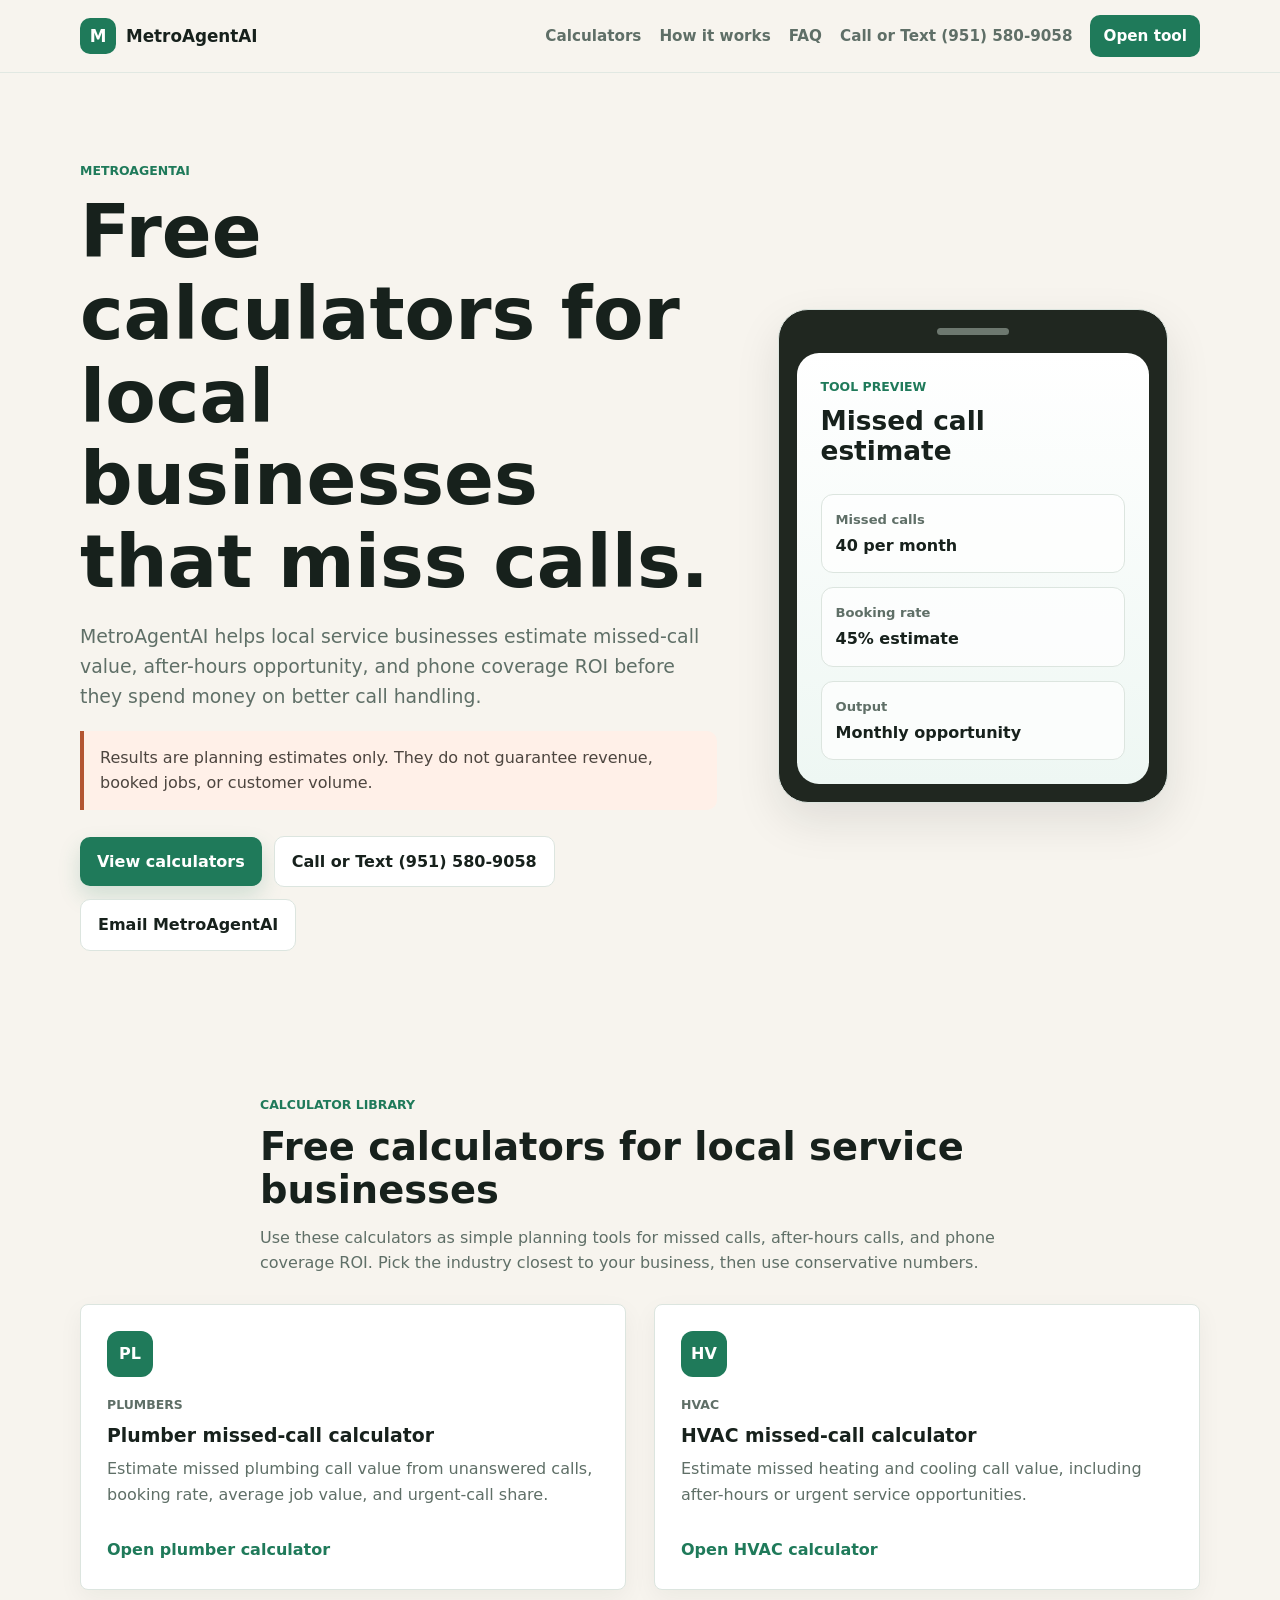
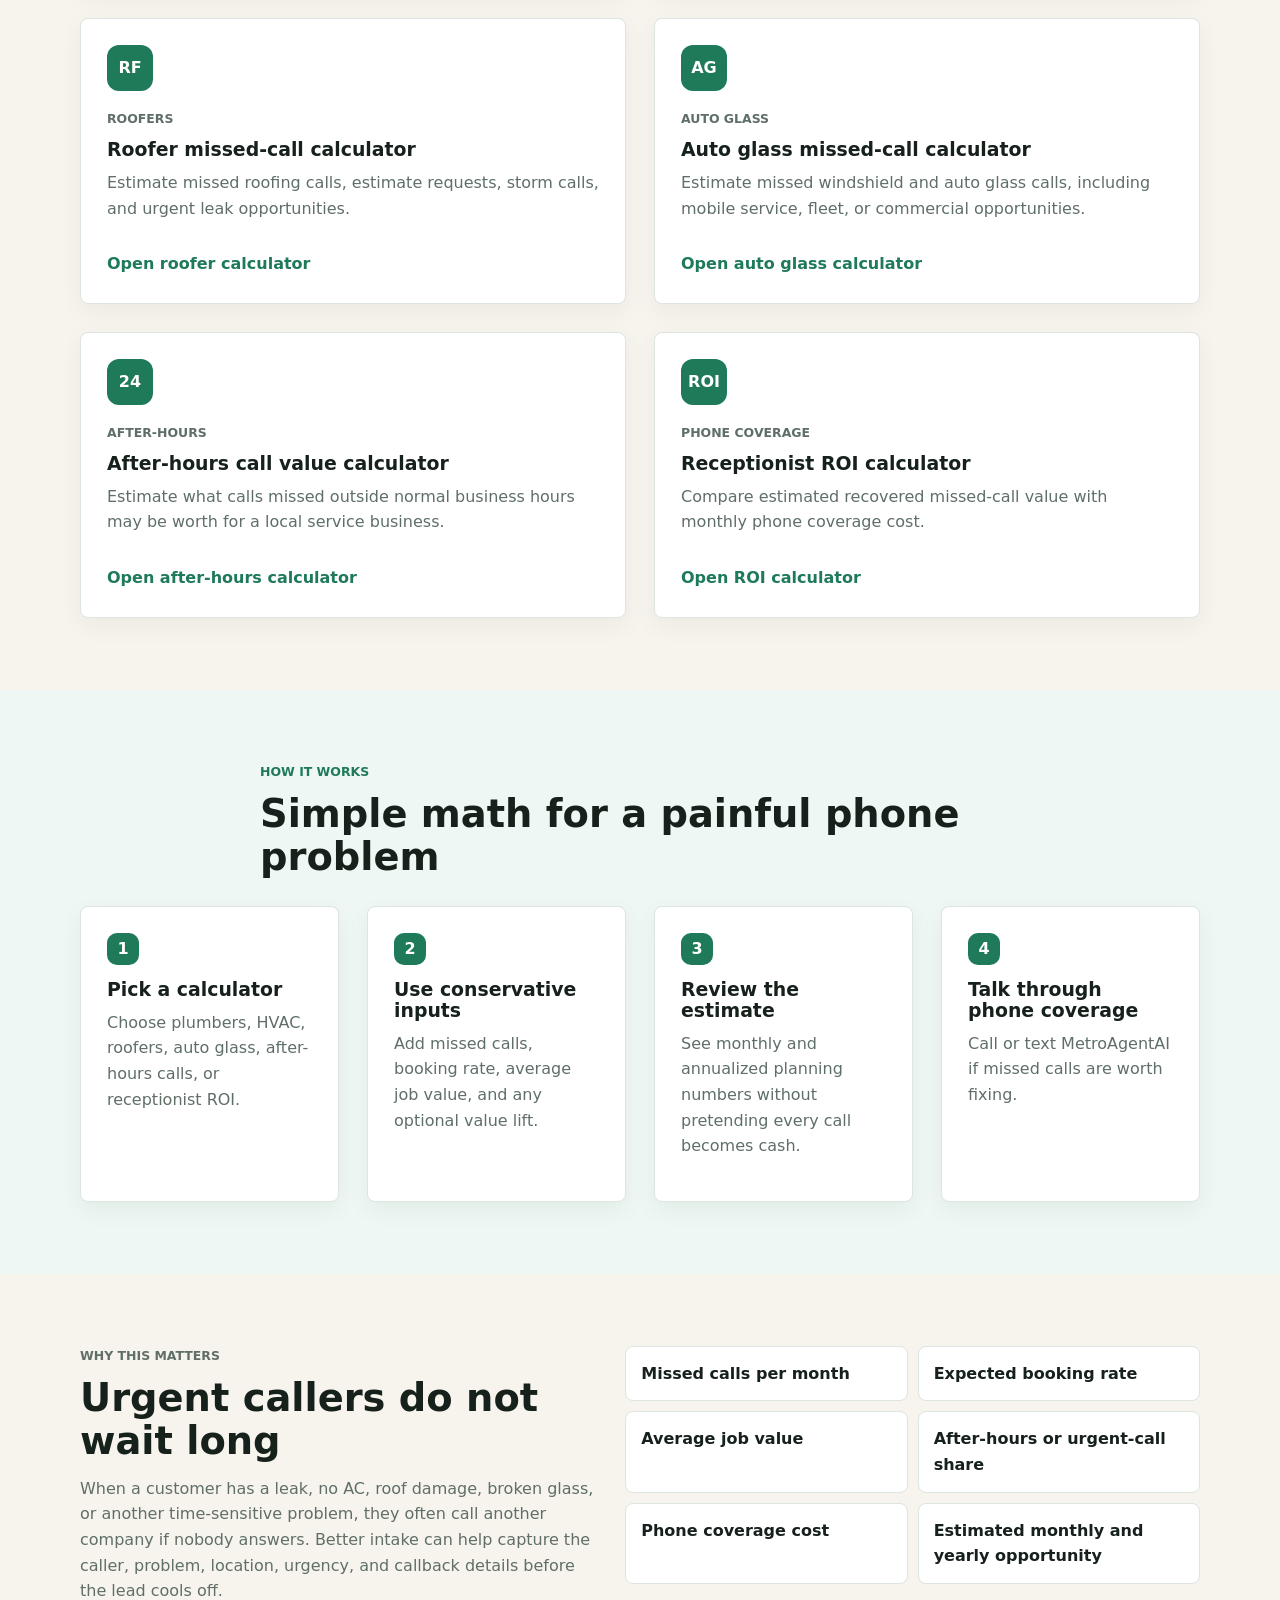
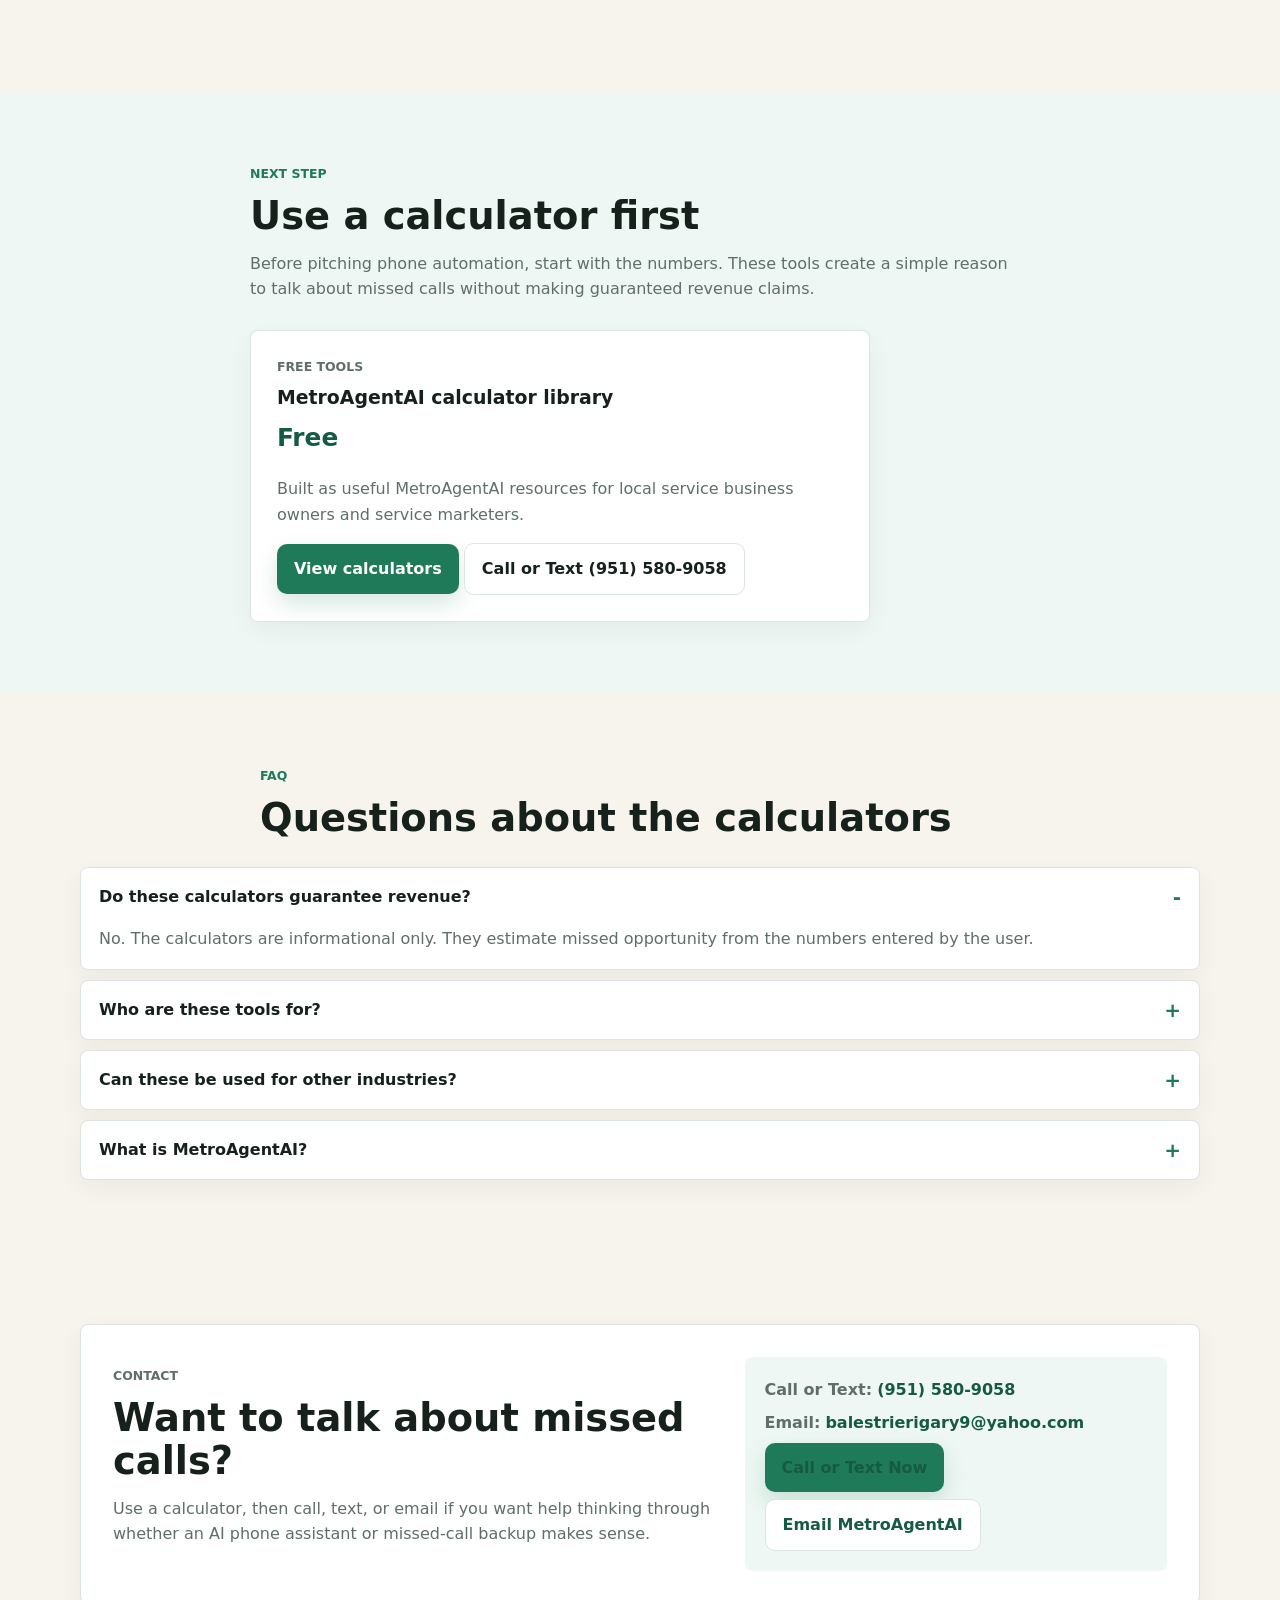
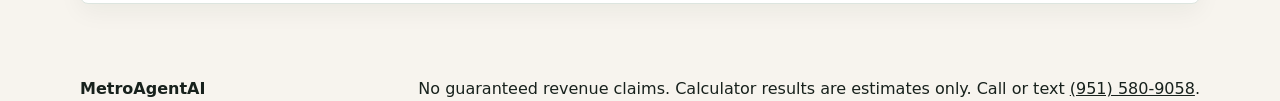
<file: index.html>
<!doctype html>
<html lang="en">
  <head>
    <meta charset="UTF-8" />
    <meta name="viewport" content="width=device-width, initial-scale=1.0" />
    <meta name="google-site-verification" content="1sOBNanldKlIDOAeCMrAs3oeqtF4_8YgE6o-KwEcFaE" />
    <meta
      name="description"
      content="MetroAgentAI provides practical missed-call and ROI calculators for local service businesses. Call or text (951) 580-9058."
    />
    <title>MetroAgentAI | Free Calculators for Local Service Businesses</title>
    <link rel="canonical" href="https://www.metroaiagent.com/" />
    <link rel="stylesheet" href="styles.css" />
  </head>
  <body>
    <header class="site-header">
      <nav class="nav container" aria-label="Main navigation">
        <a class="brand" href="/" aria-label="MetroAgentAI home">
          <span class="brand-mark">M</span>
          <span>MetroAgentAI</span>
        </a>
        <div class="nav-links">
          <a href="#calculators">Calculators</a>
          <a href="#how-it-works">How it works</a>
          <a href="#faq">FAQ</a>
          <a href="tel:+19515809058">Call or Text (951) 580-9058</a>
          <a class="nav-button" href="/missed-call-calculator-plumbers/">Open tool</a>
        </div>
      </nav>
    </header>

    <main id="top">
      <section class="hero section-pad">
        <div class="container hero-grid">
          <div class="hero-copy">
            <p class="eyebrow">MetroAgentAI</p>
            <h1>Free calculators for local businesses that miss calls.</h1>
            <p class="subheadline">
              MetroAgentAI helps local service businesses estimate missed-call value, after-hours opportunity, and phone coverage ROI before they spend money on better call handling.
            </p>
            <p class="plain-note">
              Results are planning estimates only. They do not guarantee revenue, booked jobs, or customer volume.
            </p>
            <div class="hero-actions" aria-label="Primary actions">
              <a class="button" href="#calculators">View calculators</a>
              <a class="button button-secondary" href="tel:+19515809058">Call or Text (951) 580-9058</a>
              <a class="button button-secondary" href="mailto:balestrierigary9@yahoo.com?subject=MetroAgentAI%20calculator%20site">Email MetroAgentAI</a>
            </div>
          </div>
          <aside class="call-panel" aria-label="Example missed call estimate">
            <div class="phone-shell">
              <div class="phone-top"></div>
              <div class="summary-card">
                <p class="summary-label">Tool preview</p>
                <h2>Missed call estimate</h2>
                <dl>
                  <div>
                    <dt>Missed calls</dt>
                    <dd>40 per month</dd>
                  </div>
                  <div>
                    <dt>Booking rate</dt>
                    <dd>45% estimate</dd>
                  </div>
                  <div>
                    <dt>Output</dt>
                    <dd>Monthly opportunity</dd>
                  </div>
                </dl>
              </div>
            </div>
          </aside>
        </div>
      </section>

      <section class="section" id="calculators">
        <div class="container section-heading">
          <p class="eyebrow">Calculator library</p>
          <h2>Free calculators for local service businesses</h2>
          <p>
            Use these calculators as simple planning tools for missed calls, after-hours calls, and phone coverage ROI. Pick the industry closest to your business, then use conservative numbers.
          </p>
        </div>
        <div class="container demo-grid">
          <article class="demo-card">
            <div class="demo-icon" aria-hidden="true">PL</div>
            <p class="card-label">Plumbers</p>
            <h3>Plumber missed-call calculator</h3>
            <p>Estimate missed plumbing call value from unanswered calls, booking rate, average job value, and urgent-call share.</p>
            <a class="text-link" href="/missed-call-calculator-plumbers/">Open plumber calculator</a>
          </article>
          <article class="demo-card">
            <div class="demo-icon" aria-hidden="true">HV</div>
            <p class="card-label">HVAC</p>
            <h3>HVAC missed-call calculator</h3>
            <p>Estimate missed heating and cooling call value, including after-hours or urgent service opportunities.</p>
            <a class="text-link" href="/missed-call-calculator-hvac/">Open HVAC calculator</a>
          </article>
          <article class="demo-card">
            <div class="demo-icon" aria-hidden="true">RF</div>
            <p class="card-label">Roofers</p>
            <h3>Roofer missed-call calculator</h3>
            <p>Estimate missed roofing calls, estimate requests, storm calls, and urgent leak opportunities.</p>
            <a class="text-link" href="/missed-call-calculator-roofers/">Open roofer calculator</a>
          </article>
          <article class="demo-card">
            <div class="demo-icon" aria-hidden="true">AG</div>
            <p class="card-label">Auto glass</p>
            <h3>Auto glass missed-call calculator</h3>
            <p>Estimate missed windshield and auto glass calls, including mobile service, fleet, or commercial opportunities.</p>
            <a class="text-link" href="/missed-call-calculator-auto-glass/">Open auto glass calculator</a>
          </article>
          <article class="demo-card">
            <div class="demo-icon" aria-hidden="true">24</div>
            <p class="card-label">After-hours</p>
            <h3>After-hours call value calculator</h3>
            <p>Estimate what calls missed outside normal business hours may be worth for a local service business.</p>
            <a class="text-link" href="/after-hours-call-value-calculator/">Open after-hours calculator</a>
          </article>
          <article class="demo-card">
            <div class="demo-icon" aria-hidden="true">ROI</div>
            <p class="card-label">Phone coverage</p>
            <h3>Receptionist ROI calculator</h3>
            <p>Compare estimated recovered missed-call value with monthly phone coverage cost.</p>
            <a class="text-link" href="/receptionist-roi-calculator/">Open ROI calculator</a>
          </article>
        </div>
      </section>

      <section class="section section-muted" id="how-it-works">
        <div class="container section-heading">
          <p class="eyebrow">How it works</p>
          <h2>Simple math for a painful phone problem</h2>
        </div>
        <div class="container steps">
          <article class="step-card">
            <span>1</span>
            <h3>Pick a calculator</h3>
            <p>Choose plumbers, HVAC, roofers, auto glass, after-hours calls, or receptionist ROI.</p>
          </article>
          <article class="step-card">
            <span>2</span>
            <h3>Use conservative inputs</h3>
            <p>Add missed calls, booking rate, average job value, and any optional value lift.</p>
          </article>
          <article class="step-card">
            <span>3</span>
            <h3>Review the estimate</h3>
            <p>See monthly and annualized planning numbers without pretending every call becomes cash.</p>
          </article>
          <article class="step-card">
            <span>4</span>
            <h3>Talk through phone coverage</h3>
            <p>Call or text MetroAgentAI if missed calls are worth fixing.</p>
          </article>
        </div>
      </section>

      <section class="section" id="collect">
        <div class="container split-grid">
          <div>
            <p class="eyebrow">Why this matters</p>
            <h2>Urgent callers do not wait long</h2>
            <p>
              When a customer has a leak, no AC, roof damage, broken glass, or another time-sensitive problem, they often call another company if nobody answers. Better intake can help capture the caller, problem, location, urgency, and callback details before the lead cools off.
            </p>
          </div>
          <ul class="collect-list" aria-label="Calculator inputs">
            <li>Missed calls per month</li>
            <li>Expected booking rate</li>
            <li>Average job value</li>
            <li>After-hours or urgent-call share</li>
            <li>Phone coverage cost</li>
            <li>Estimated monthly and yearly opportunity</li>
          </ul>
        </div>
      </section>

      <section class="section section-muted" id="pricing">
        <div class="container pricing-wrap">
          <div class="section-heading">
            <p class="eyebrow">Next step</p>
            <h2>Use a calculator first</h2>
            <p>
              Before pitching phone automation, start with the numbers. These tools create a simple reason to talk about missed calls without making guaranteed revenue claims.
            </p>
          </div>
          <article class="pricing-card">
            <p class="card-label">Free tools</p>
            <h3>MetroAgentAI calculator library</h3>
            <p class="price"><strong>Free</strong></p>
            <p>
              Built as useful MetroAgentAI resources for local service business owners and service marketers.
            </p>
            <a class="button" href="#calculators">View calculators</a>
            <a class="button button-secondary" href="tel:+19515809058">Call or Text (951) 580-9058</a>
          </article>
        </div>
      </section>

      <section class="section" id="faq">
        <div class="container section-heading">
          <p class="eyebrow">FAQ</p>
          <h2>Questions about the calculators</h2>
        </div>
        <div class="container faq-list">
          <details open>
            <summary>Do these calculators guarantee revenue?</summary>
            <p>No. The calculators are informational only. They estimate missed opportunity from the numbers entered by the user.</p>
          </details>
          <details>
            <summary>Who are these tools for?</summary>
            <p>They are for local service businesses that miss calls while driving, working, sleeping, helping customers, or closing for the day.</p>
          </details>
          <details>
            <summary>Can these be used for other industries?</summary>
            <p>Yes. The same logic can be adapted for junk removal, septic, garage doors, water damage, locksmiths, and other call-driven local services.</p>
          </details>
          <details>
            <summary>What is MetroAgentAI?</summary>
            <p>MetroAgentAI is being built around AI phone assistant and missed-call tools for local service businesses.</p>
          </details>
        </div>
      </section>

      <section class="section" id="contact">
        <div class="container contact-card">
          <div>
            <p class="eyebrow">Contact</p>
            <h2>Want to talk about missed calls?</h2>
            <p>
              Use a calculator, then call, text, or email if you want help thinking through whether an AI phone assistant or missed-call backup makes sense.
            </p>
          </div>
          <div class="contact-details">
            <p><strong>Call or Text:</strong> <a href="tel:+19515809058">(951) 580-9058</a></p>
            <p><strong>Email:</strong> <a href="mailto:balestrierigary9@yahoo.com?subject=MetroAgentAI%20calculator%20site">balestrierigary9@yahoo.com</a></p>
            <a class="button" href="tel:+19515809058">Call or Text Now</a>
            <a class="button button-secondary" href="mailto:balestrierigary9@yahoo.com?subject=MetroAgentAI%20calculator%20site">Email MetroAgentAI</a>
          </div>
        </div>
      </section>
    </main>

    <footer>
      <div class="container footer-grid">
        <strong>MetroAgentAI</strong>
        <span>No guaranteed revenue claims. Calculator results are estimates only. Call or text <a href="tel:+19515809058">(951) 580-9058</a>.</span>
      </div>
    </footer>
  </body>
</html>
</file>
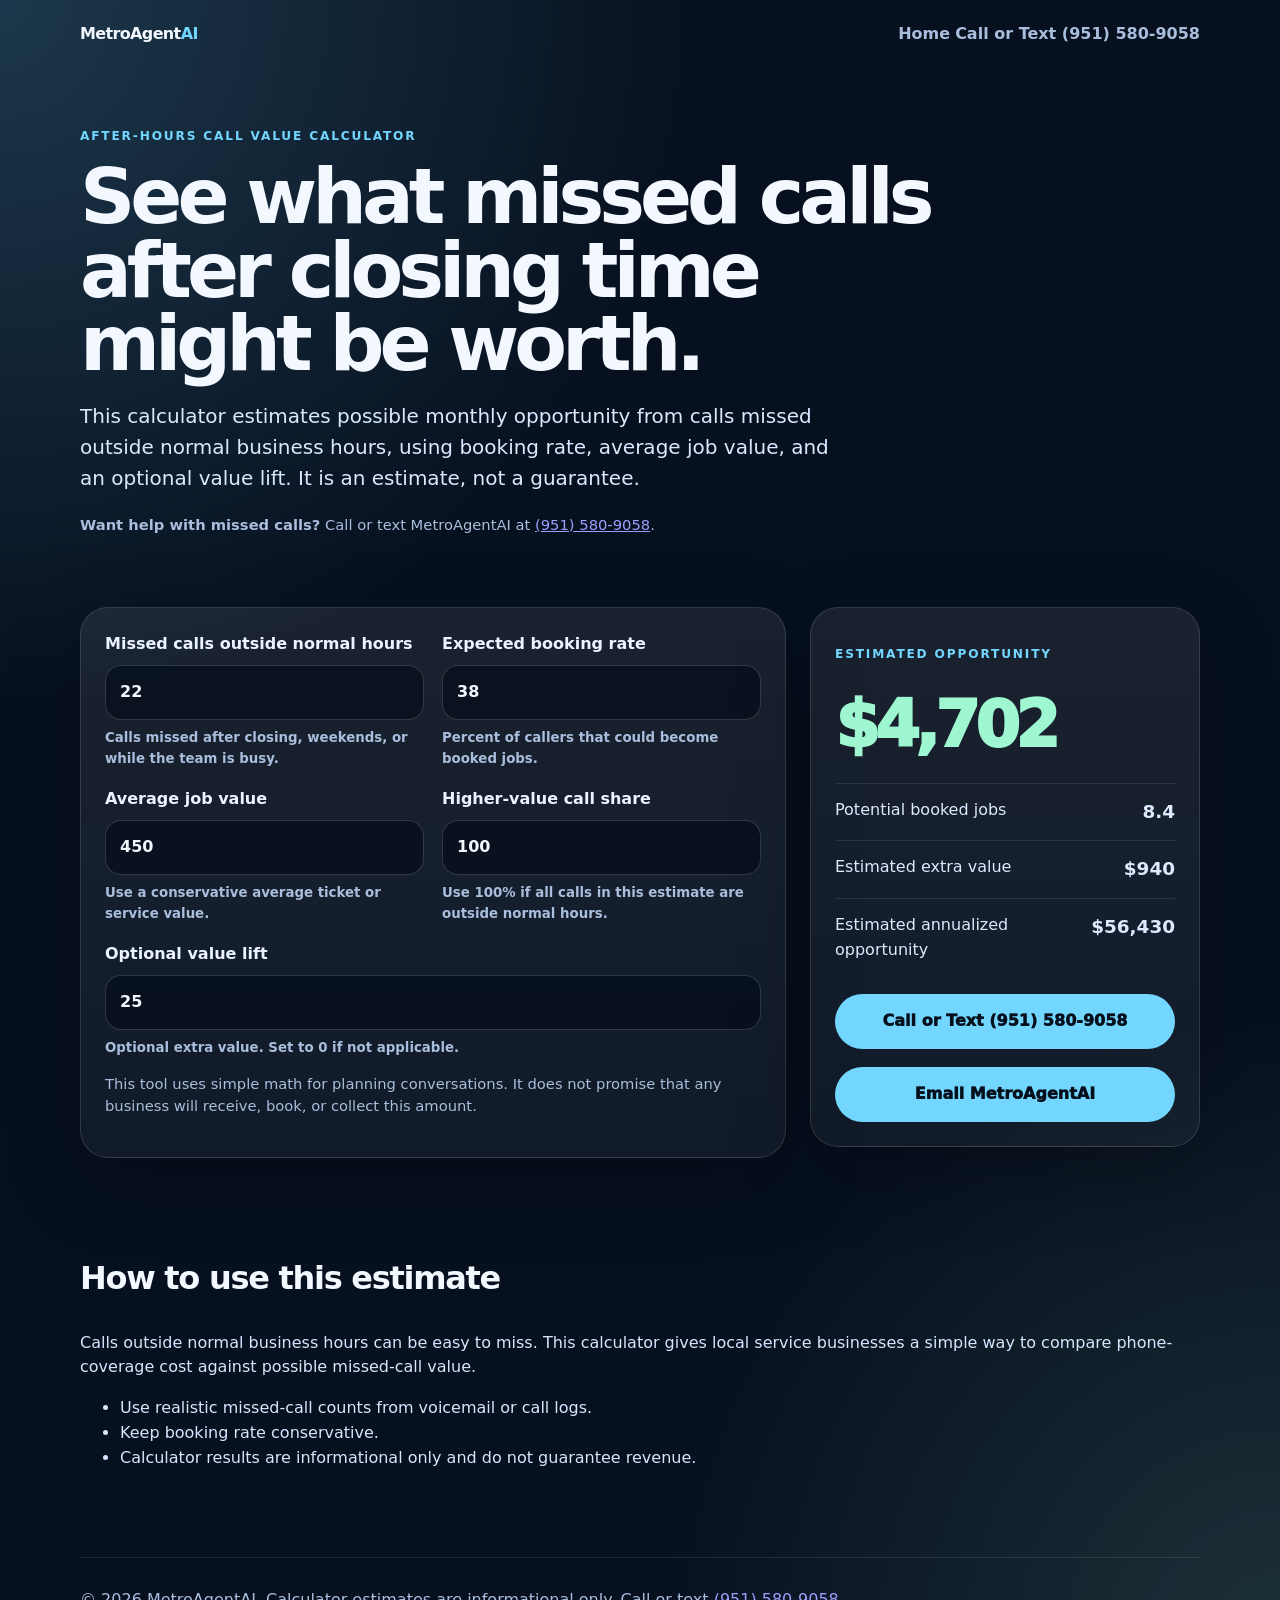
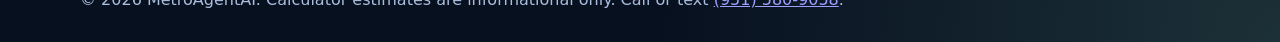
<file: after-hours-call-value-calculator/index.html>
<!doctype html>
<html lang="en">
<head>
  <meta charset="utf-8" />
  <meta name="viewport" content="width=device-width, initial-scale=1" />
  <title>After-Hours Call Value Calculator | MetroAgentAI</title>
  <meta name="description" content="Estimate the monthly value of missed calls outside normal business hours with MetroAgentAI's free calculator." />
  <link rel="canonical" href="https://www.metroaiagent.com/after-hours-call-value-calculator/" />
  <link rel="stylesheet" href="/calculator.css" />
</head>
<body>
  <header class="wrap top">
    <a class="brand" href="/">MetroAgent<span>AI</span></a>
    <nav aria-label="Calculator navigation">
      <a href="/">Home</a>
      <a href="tel:+19515809058">Call or Text (951) 580-9058</a>
    </nav>
  </header>

  <main>
    <section class="wrap hero">
      <p class="eyebrow">After-hours call value calculator</p>
      <h1>See what missed calls after closing time might be worth.</h1>
      <p class="lead">This calculator estimates possible monthly opportunity from calls missed outside normal business hours, using booking rate, average job value, and an optional value lift. It is an estimate, not a guarantee.</p>
      <p class="note"><strong>Want help with missed calls?</strong> Call or text MetroAgentAI at <a href="tel:+19515809058">(951) 580-9058</a>.</p>
    </section>

    <section class="wrap grid" aria-label="After-hours call value calculator">
      <form class="panel" onsubmit="return false;">
        <div class="form-grid">
          <label>Missed calls outside normal hours
            <input id="missedCalls" type="number" min="0" value="22" inputmode="numeric" />
            <small>Calls missed after closing, weekends, or while the team is busy.</small>
          </label>
          <label>Expected booking rate
            <input id="bookingRate" type="number" min="0" max="100" value="38" inputmode="decimal" />
            <small>Percent of callers that could become booked jobs.</small>
          </label>
          <label>Average job value
            <input id="averageJob" type="number" min="0" value="450" inputmode="decimal" />
            <small>Use a conservative average ticket or service value.</small>
          </label>
          <label>Higher-value call share
            <input id="emergencyShare" type="number" min="0" max="100" value="100" inputmode="decimal" />
            <small>Use 100% if all calls in this estimate are outside normal hours.</small>
          </label>
          <label class="full">Optional value lift
            <input id="emergencyLift" type="number" min="0" max="300" value="25" inputmode="decimal" />
            <small>Optional extra value. Set to 0 if not applicable.</small>
          </label>
        </div>
        <p class="note">This tool uses simple math for planning conversations. It does not promise that any business will receive, book, or collect this amount.</p>
      </form>

      <aside class="panel result" aria-live="polite">
        <p class="eyebrow">Estimated opportunity</p>
        <div class="total" data-monthly>$0</div>
        <div class="stat"><span>Potential booked jobs</span><strong data-jobs>0</strong></div>
        <div class="stat"><span>Estimated extra value</span><strong data-after-hours>$0</strong></div>
        <div class="stat"><span>Estimated annualized opportunity</span><strong data-yearly>$0</strong></div>
        <a class="cta" href="tel:+19515809058">Call or Text (951) 580-9058</a>
        <a class="cta" href="mailto:balestrierigary9@yahoo.com?subject=MetroAgentAI%20call%20value%20calculator">Email MetroAgentAI</a>
      </aside>
    </section>

    <section class="wrap copy">
      <h2>How to use this estimate</h2>
      <p>Calls outside normal business hours can be easy to miss. This calculator gives local service businesses a simple way to compare phone-coverage cost against possible missed-call value.</p>
      <ul>
        <li>Use realistic missed-call counts from voicemail or call logs.</li>
        <li>Keep booking rate conservative.</li>
        <li>Calculator results are informational only and do not guarantee revenue.</li>
      </ul>
    </section>
  </main>

  <footer class="wrap footer">© 2026 MetroAgentAI. Calculator estimates are informational only. Call or text <a href="tel:+19515809058">(951) 580-9058</a>.</footer>
  <script src="/calculator.js" defer></script>
</body>
</html>
</file>
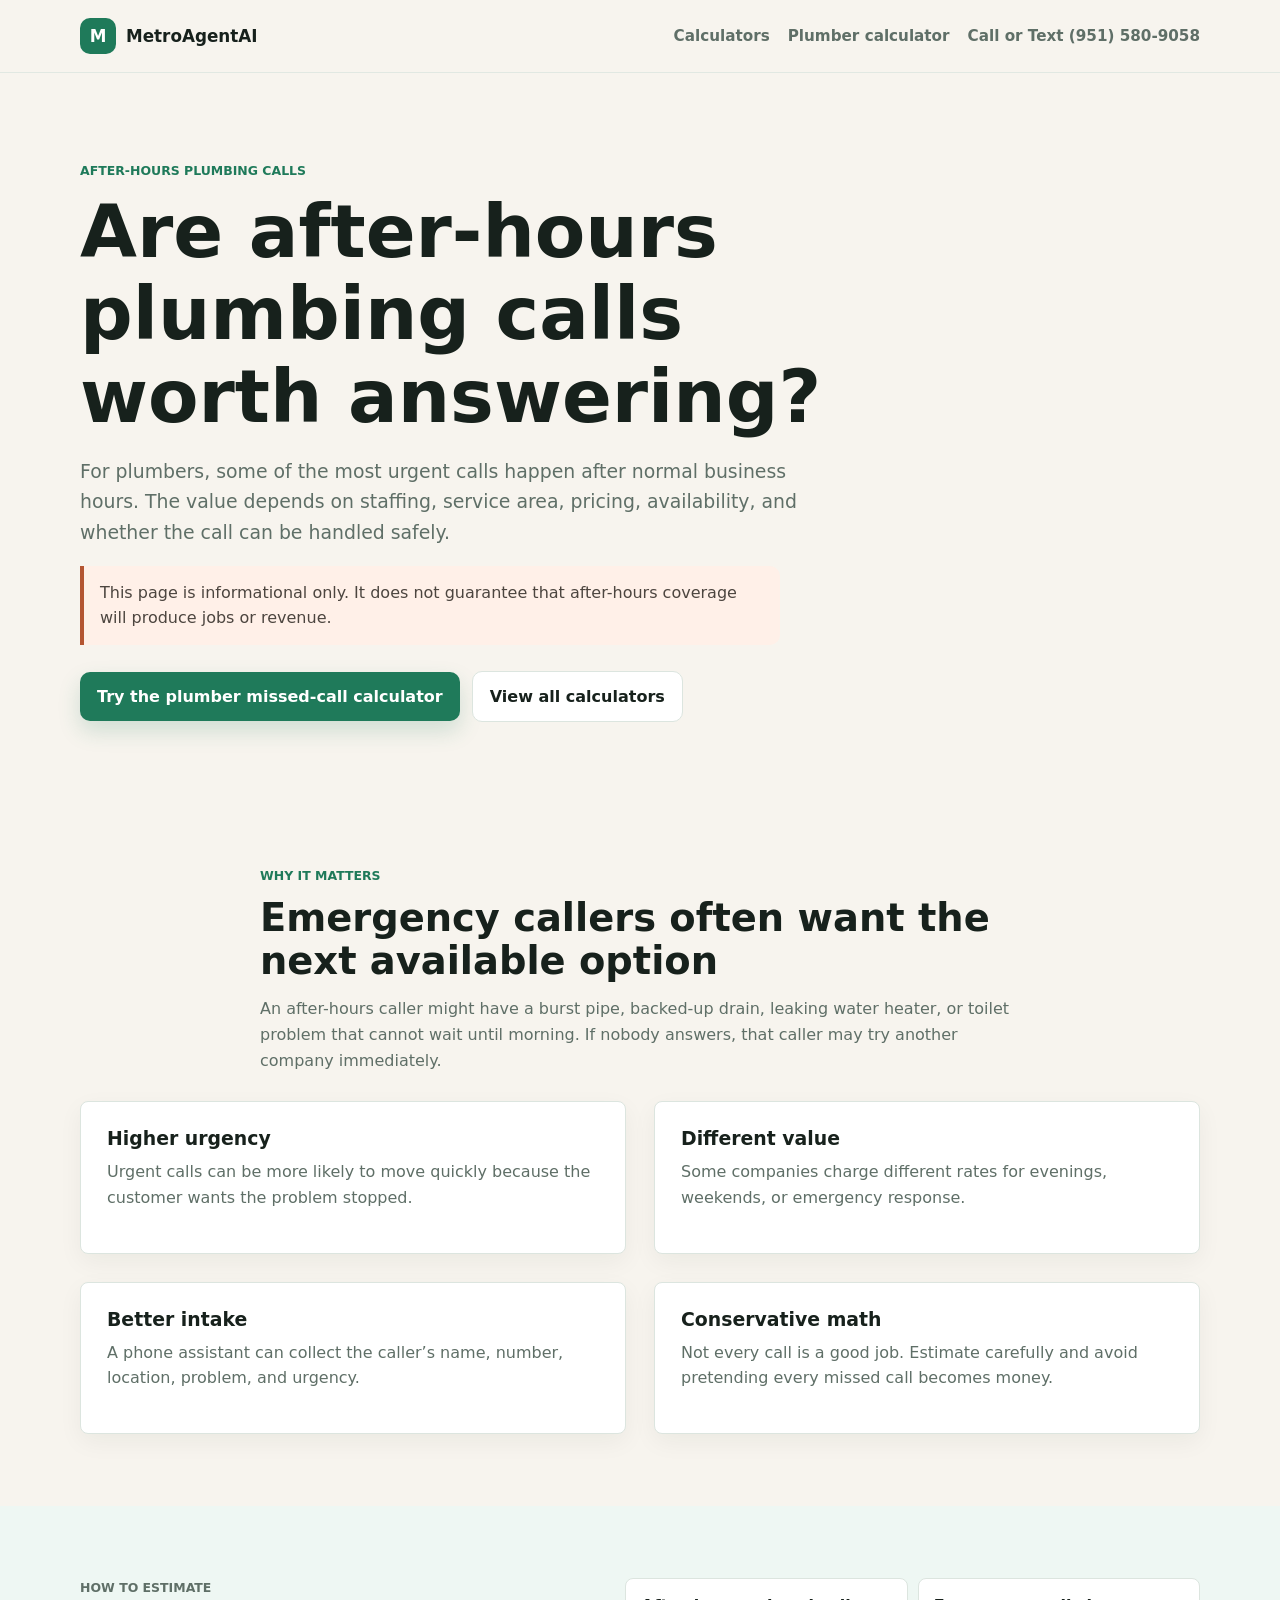
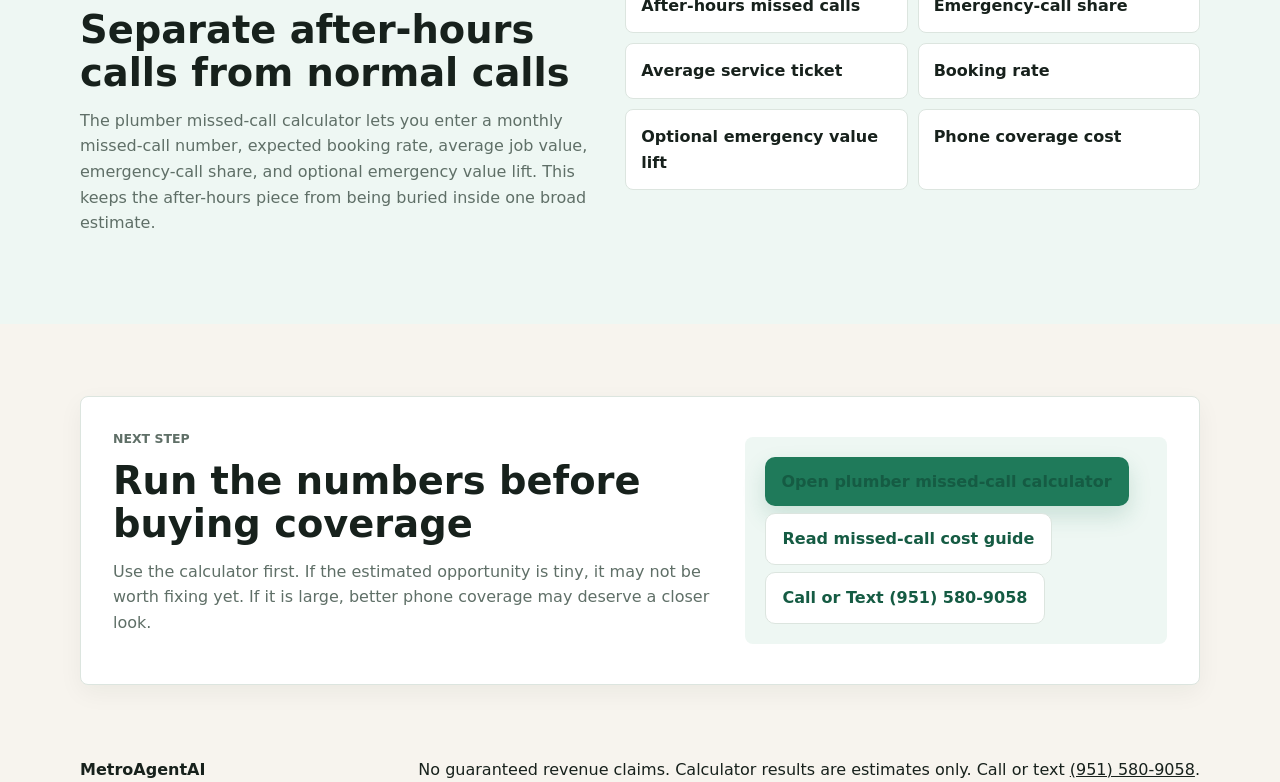
<file: after-hours-plumbing-calls-worth-answering/index.html>
<!doctype html>
<html lang="en">
  <head>
    <meta charset="UTF-8" />
    <meta name="viewport" content="width=device-width, initial-scale=1.0" />
    <meta name="description" content="Learn why after-hours plumbing calls may be worth answering and how to estimate the potential value of urgent missed calls." />
    <title>Are After-Hours Plumbing Calls Worth Answering? | MetroAgentAI</title>
    <link rel="canonical" href="https://www.metroaiagent.com/after-hours-plumbing-calls-worth-answering/" />
    <link rel="stylesheet" href="/styles.css" />
  </head>
  <body>
    <header class="site-header">
      <nav class="nav container" aria-label="Main navigation">
        <a class="brand" href="/" aria-label="MetroAgentAI home"><span class="brand-mark">M</span><span>MetroAgentAI</span></a>
        <div class="nav-links"><a href="/calculators/">Calculators</a><a href="/missed-call-calculator-plumbers/">Plumber calculator</a><a href="tel:+19515809058">Call or Text (951) 580-9058</a></div>
      </nav>
    </header>
    <main>
      <section class="hero section-pad">
        <div class="container hero-copy">
          <p class="eyebrow">After-hours plumbing calls</p>
          <h1>Are after-hours plumbing calls worth answering?</h1>
          <p class="subheadline">For plumbers, some of the most urgent calls happen after normal business hours. The value depends on staffing, service area, pricing, availability, and whether the call can be handled safely.</p>
          <p class="plain-note">This page is informational only. It does not guarantee that after-hours coverage will produce jobs or revenue.</p>
          <div class="hero-actions"><a class="button" href="/missed-call-calculator-plumbers/">Try the plumber missed-call calculator</a><a class="button button-secondary" href="/calculators/">View all calculators</a></div>
        </div>
      </section>
      <section class="section">
        <div class="container section-heading"><p class="eyebrow">Why it matters</p><h2>Emergency callers often want the next available option</h2><p>An after-hours caller might have a burst pipe, backed-up drain, leaking water heater, or toilet problem that cannot wait until morning. If nobody answers, that caller may try another company immediately.</p></div>
        <div class="container demo-grid">
          <article class="demo-card"><h3>Higher urgency</h3><p>Urgent calls can be more likely to move quickly because the customer wants the problem stopped.</p></article>
          <article class="demo-card"><h3>Different value</h3><p>Some companies charge different rates for evenings, weekends, or emergency response.</p></article>
          <article class="demo-card"><h3>Better intake</h3><p>A phone assistant can collect the caller’s name, number, location, problem, and urgency.</p></article>
          <article class="demo-card"><h3>Conservative math</h3><p>Not every call is a good job. Estimate carefully and avoid pretending every missed call becomes money.</p></article>
        </div>
      </section>
      <section class="section section-muted">
        <div class="container split-grid">
          <div><p class="eyebrow">How to estimate</p><h2>Separate after-hours calls from normal calls</h2><p>The plumber missed-call calculator lets you enter a monthly missed-call number, expected booking rate, average job value, emergency-call share, and optional emergency value lift. This keeps the after-hours piece from being buried inside one broad estimate.</p></div>
          <ul class="collect-list" aria-label="After-hours planning inputs"><li>After-hours missed calls</li><li>Emergency-call share</li><li>Average service ticket</li><li>Booking rate</li><li>Optional emergency value lift</li><li>Phone coverage cost</li></ul>
        </div>
      </section>
      <section class="section">
        <div class="container contact-card">
          <div><p class="eyebrow">Next step</p><h2>Run the numbers before buying coverage</h2><p>Use the calculator first. If the estimated opportunity is tiny, it may not be worth fixing yet. If it is large, better phone coverage may deserve a closer look.</p></div>
          <div class="contact-details"><a class="button" href="/missed-call-calculator-plumbers/">Open plumber missed-call calculator</a><a class="button button-secondary" href="/how-much-do-missed-calls-cost-plumbers/">Read missed-call cost guide</a><a class="button button-secondary" href="tel:+19515809058">Call or Text (951) 580-9058</a></div>
        </div>
      </section>
    </main>
    <footer><div class="container footer-grid"><strong>MetroAgentAI</strong><span>No guaranteed revenue claims. Calculator results are estimates only. Call or text <a href="tel:+19515809058">(951) 580-9058</a>.</span></div></footer>
  </body>
</html>
</file>
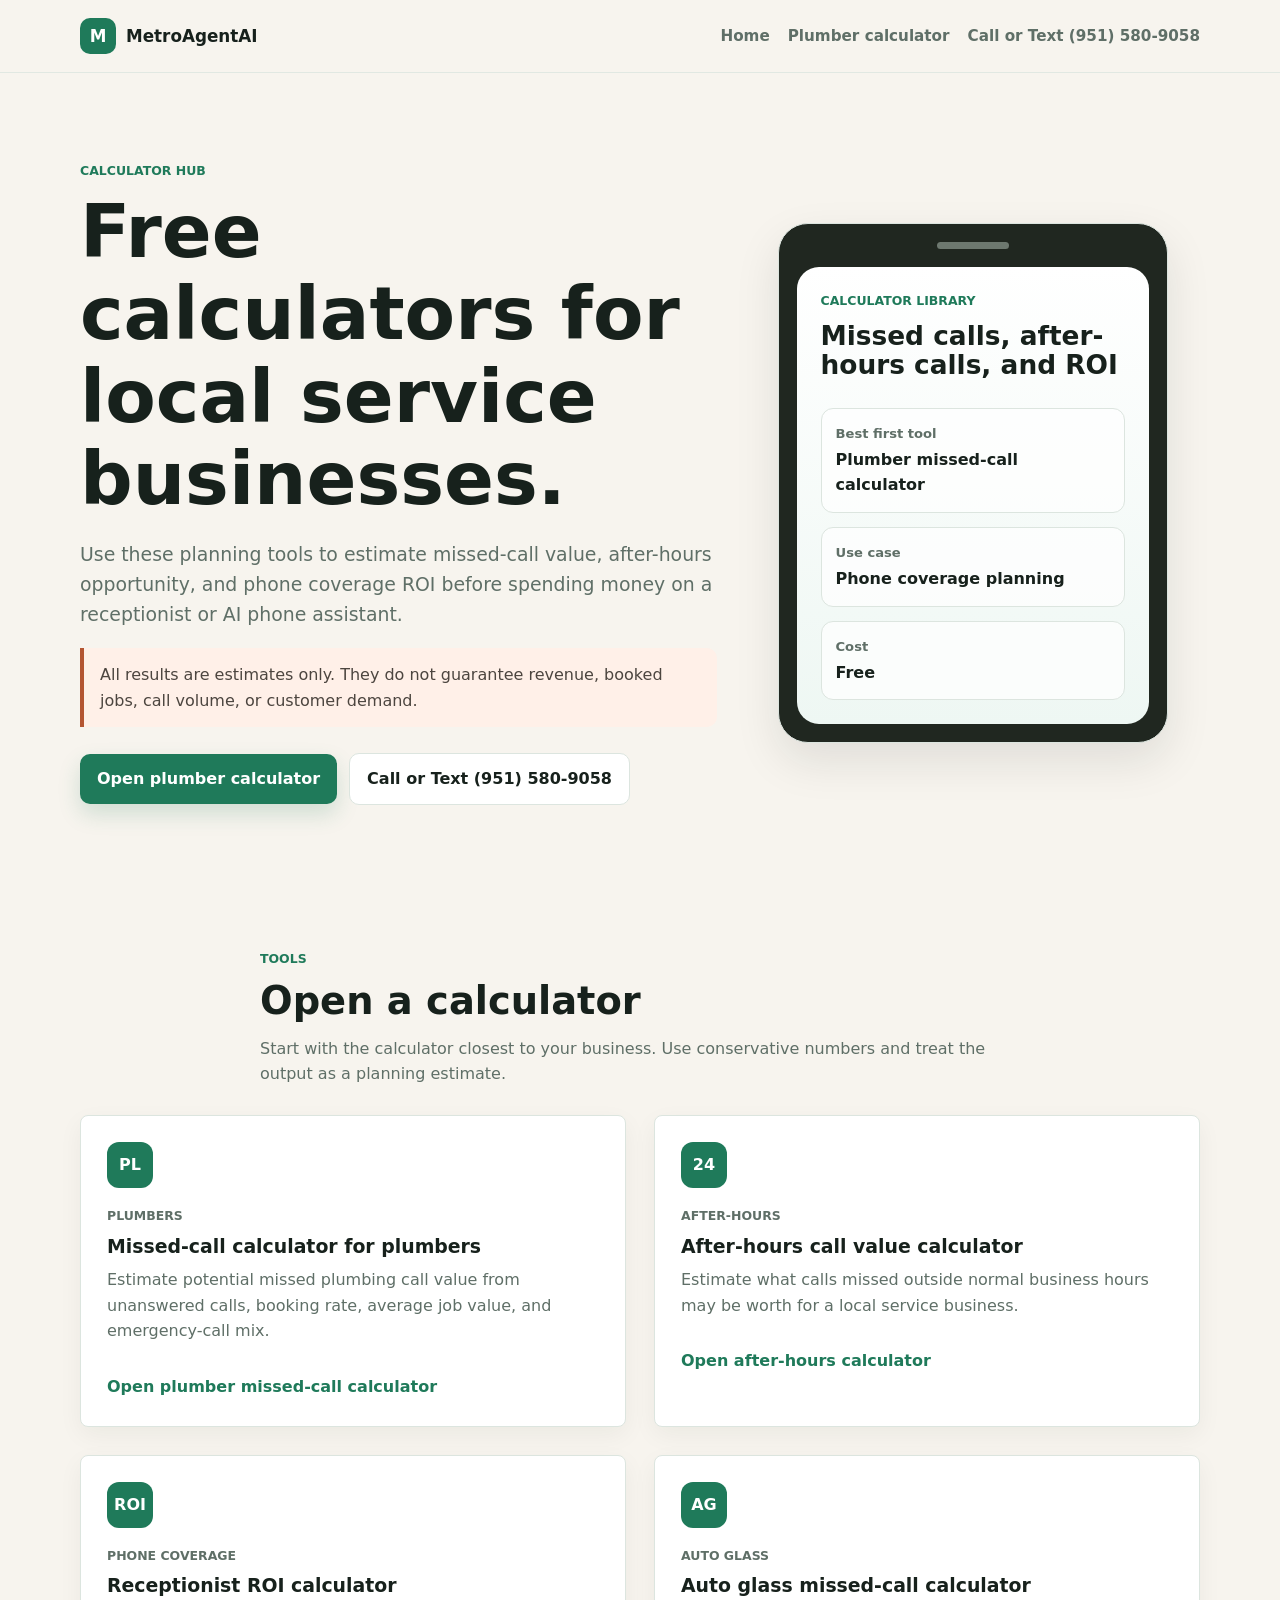
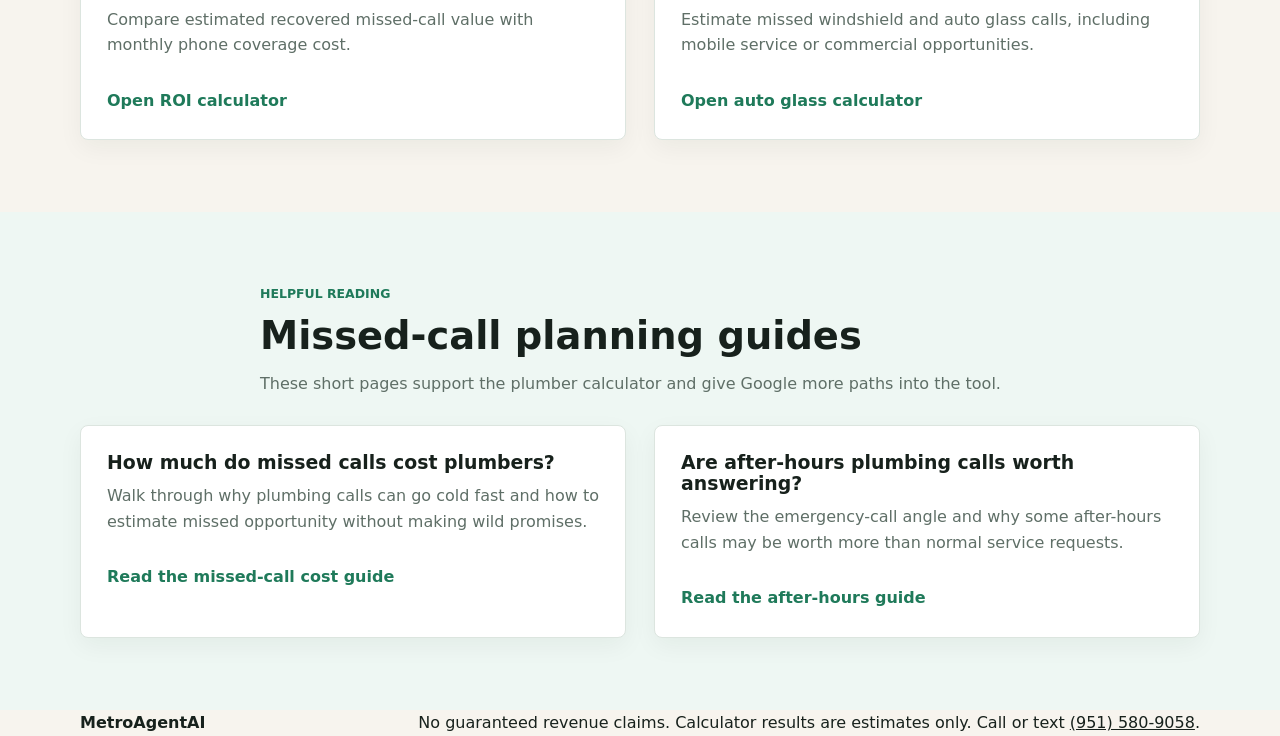
<file: calculators/index.html>
<!doctype html>
<html lang="en">
  <head>
    <meta charset="UTF-8" />
    <meta name="viewport" content="width=device-width, initial-scale=1.0" />
    <meta name="description" content="Free MetroAgentAI calculators for local service businesses, including missed-call calculators, after-hours call value, and receptionist ROI planning tools." />
    <title>Free Local Business Calculators | MetroAgentAI</title>
    <link rel="canonical" href="https://www.metroaiagent.com/calculators/" />
    <link rel="stylesheet" href="/styles.css" />
  </head>
  <body>
    <header class="site-header">
      <nav class="nav container" aria-label="Main navigation">
        <a class="brand" href="/" aria-label="MetroAgentAI home"><span class="brand-mark">M</span><span>MetroAgentAI</span></a>
        <div class="nav-links">
          <a href="/">Home</a>
          <a href="/missed-call-calculator-plumbers/">Plumber calculator</a>
          <a href="tel:+19515809058">Call or Text (951) 580-9058</a>
        </div>
      </nav>
    </header>
    <main>
      <section class="hero section-pad">
        <div class="container hero-grid">
          <div class="hero-copy">
            <p class="eyebrow">Calculator hub</p>
            <h1>Free calculators for local service businesses.</h1>
            <p class="subheadline">Use these planning tools to estimate missed-call value, after-hours opportunity, and phone coverage ROI before spending money on a receptionist or AI phone assistant.</p>
            <p class="plain-note">All results are estimates only. They do not guarantee revenue, booked jobs, call volume, or customer demand.</p>
            <div class="hero-actions"><a class="button" href="/missed-call-calculator-plumbers/">Open plumber calculator</a><a class="button button-secondary" href="tel:+19515809058">Call or Text (951) 580-9058</a></div>
          </div>
          <aside class="call-panel" aria-label="Calculator library preview"><div class="phone-shell"><div class="phone-top"></div><div class="summary-card"><p class="summary-label">Calculator library</p><h2>Missed calls, after-hours calls, and ROI</h2><dl><div><dt>Best first tool</dt><dd>Plumber missed-call calculator</dd></div><div><dt>Use case</dt><dd>Phone coverage planning</dd></div><div><dt>Cost</dt><dd>Free</dd></div></dl></div></div></aside>
        </div>
      </section>
      <section class="section" id="tools">
        <div class="container section-heading"><p class="eyebrow">Tools</p><h2>Open a calculator</h2><p>Start with the calculator closest to your business. Use conservative numbers and treat the output as a planning estimate.</p></div>
        <div class="container demo-grid">
          <article class="demo-card"><div class="demo-icon" aria-hidden="true">PL</div><p class="card-label">Plumbers</p><h3>Missed-call calculator for plumbers</h3><p>Estimate potential missed plumbing call value from unanswered calls, booking rate, average job value, and emergency-call mix.</p><a class="text-link" href="/missed-call-calculator-plumbers/">Open plumber missed-call calculator</a></article>
          <article class="demo-card"><div class="demo-icon" aria-hidden="true">24</div><p class="card-label">After-hours</p><h3>After-hours call value calculator</h3><p>Estimate what calls missed outside normal business hours may be worth for a local service business.</p><a class="text-link" href="/after-hours-call-value-calculator/">Open after-hours calculator</a></article>
          <article class="demo-card"><div class="demo-icon" aria-hidden="true">ROI</div><p class="card-label">Phone coverage</p><h3>Receptionist ROI calculator</h3><p>Compare estimated recovered missed-call value with monthly phone coverage cost.</p><a class="text-link" href="/receptionist-roi-calculator/">Open ROI calculator</a></article>
          <article class="demo-card"><div class="demo-icon" aria-hidden="true">AG</div><p class="card-label">Auto glass</p><h3>Auto glass missed-call calculator</h3><p>Estimate missed windshield and auto glass calls, including mobile service or commercial opportunities.</p><a class="text-link" href="/missed-call-calculator-auto-glass/">Open auto glass calculator</a></article>
        </div>
      </section>
      <section class="section section-muted">
        <div class="container section-heading"><p class="eyebrow">Helpful reading</p><h2>Missed-call planning guides</h2><p>These short pages support the plumber calculator and give Google more paths into the tool.</p></div>
        <div class="container demo-grid">
          <article class="demo-card"><h3>How much do missed calls cost plumbers?</h3><p>Walk through why plumbing calls can go cold fast and how to estimate missed opportunity without making wild promises.</p><a class="text-link" href="/how-much-do-missed-calls-cost-plumbers/">Read the missed-call cost guide</a></article>
          <article class="demo-card"><h3>Are after-hours plumbing calls worth answering?</h3><p>Review the emergency-call angle and why some after-hours calls may be worth more than normal service requests.</p><a class="text-link" href="/after-hours-plumbing-calls-worth-answering/">Read the after-hours guide</a></article>
        </div>
      </section>
    </main>
    <footer><div class="container footer-grid"><strong>MetroAgentAI</strong><span>No guaranteed revenue claims. Calculator results are estimates only. Call or text <a href="tel:+19515809058">(951) 580-9058</a>.</span></div></footer>
  </body>
</html>
</file>
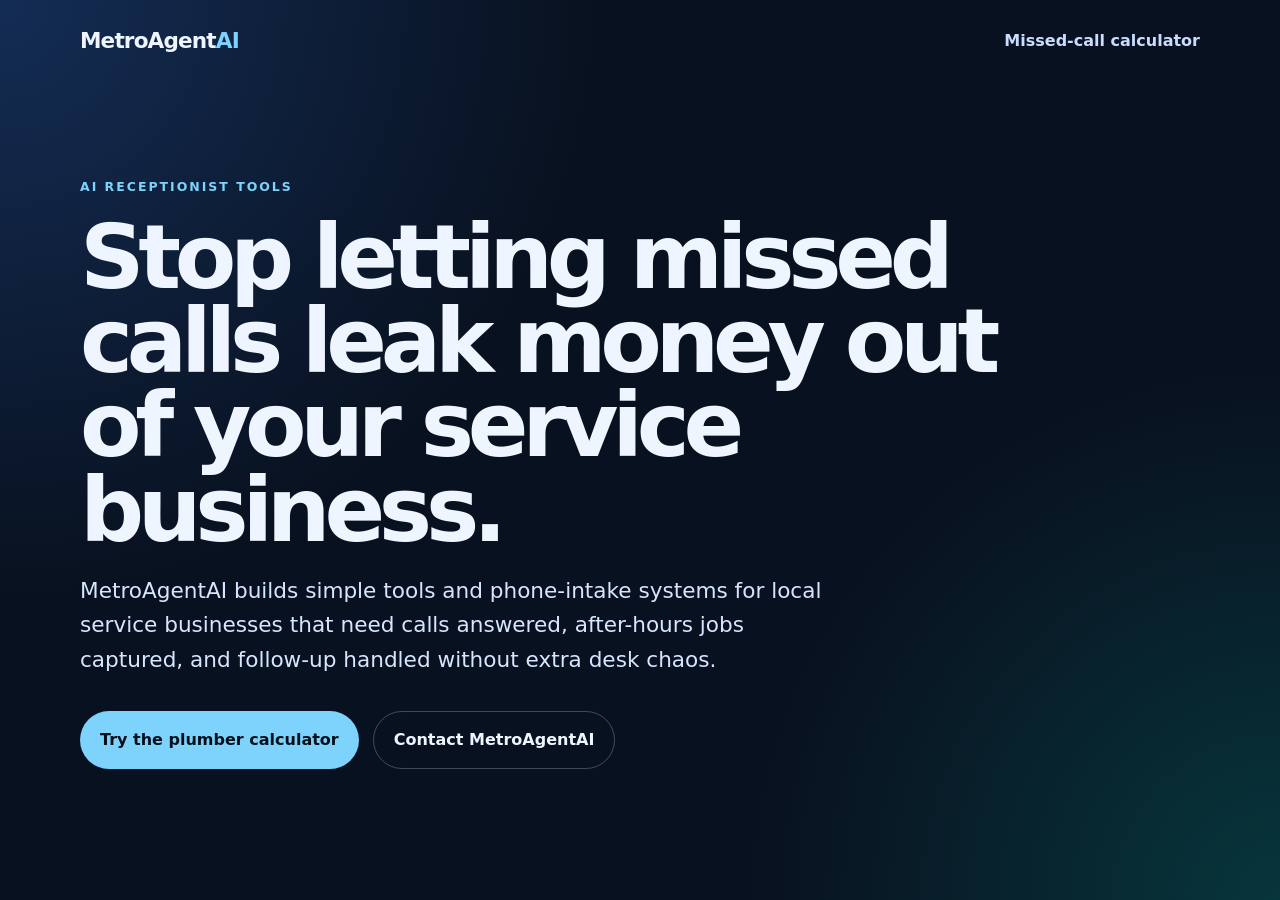
<file: home/index.html>
<!doctype html>
<html lang="en">
<head>
  <meta charset="utf-8" />
  <meta name="viewport" content="width=device-width, initial-scale=1" />
  <title>MetroAgentAI | AI Receptionist Tools for Local Service Businesses</title>
  <meta name="description" content="MetroAgentAI helps local service businesses estimate missed-call revenue and plan better phone coverage with AI receptionist tools." />
  <link rel="canonical" href="https://metroagentai.com/" />
  <link rel="stylesheet" href="/home.css" />
</head>
<body>
  <main class="page">
    <div class="wrap">
      <nav class="nav" aria-label="Main navigation">
        <div class="brand">MetroAgent<span>AI</span></div>
        <a href="/missed-call-calculator-plumbers/page.html">Missed-call calculator</a>
      </nav>
      <section class="hero">
        <p class="eyebrow">AI receptionist tools</p>
        <h1>Stop letting missed calls leak money out of your service business.</h1>
        <p class="lead">MetroAgentAI builds simple tools and phone-intake systems for local service businesses that need calls answered, after-hours jobs captured, and follow-up handled without extra desk chaos.</p>
        <div class="actions">
          <a class="btn primary" href="/missed-call-calculator-plumbers/page.html">Try the plumber calculator</a>
          <a class="btn secondary" href="mailto:balestrierigary9@yahoo.com">Contact MetroAgentAI</a>
        </div>
      </section>
    </div>
  </main>
</body>
</html>
</file>
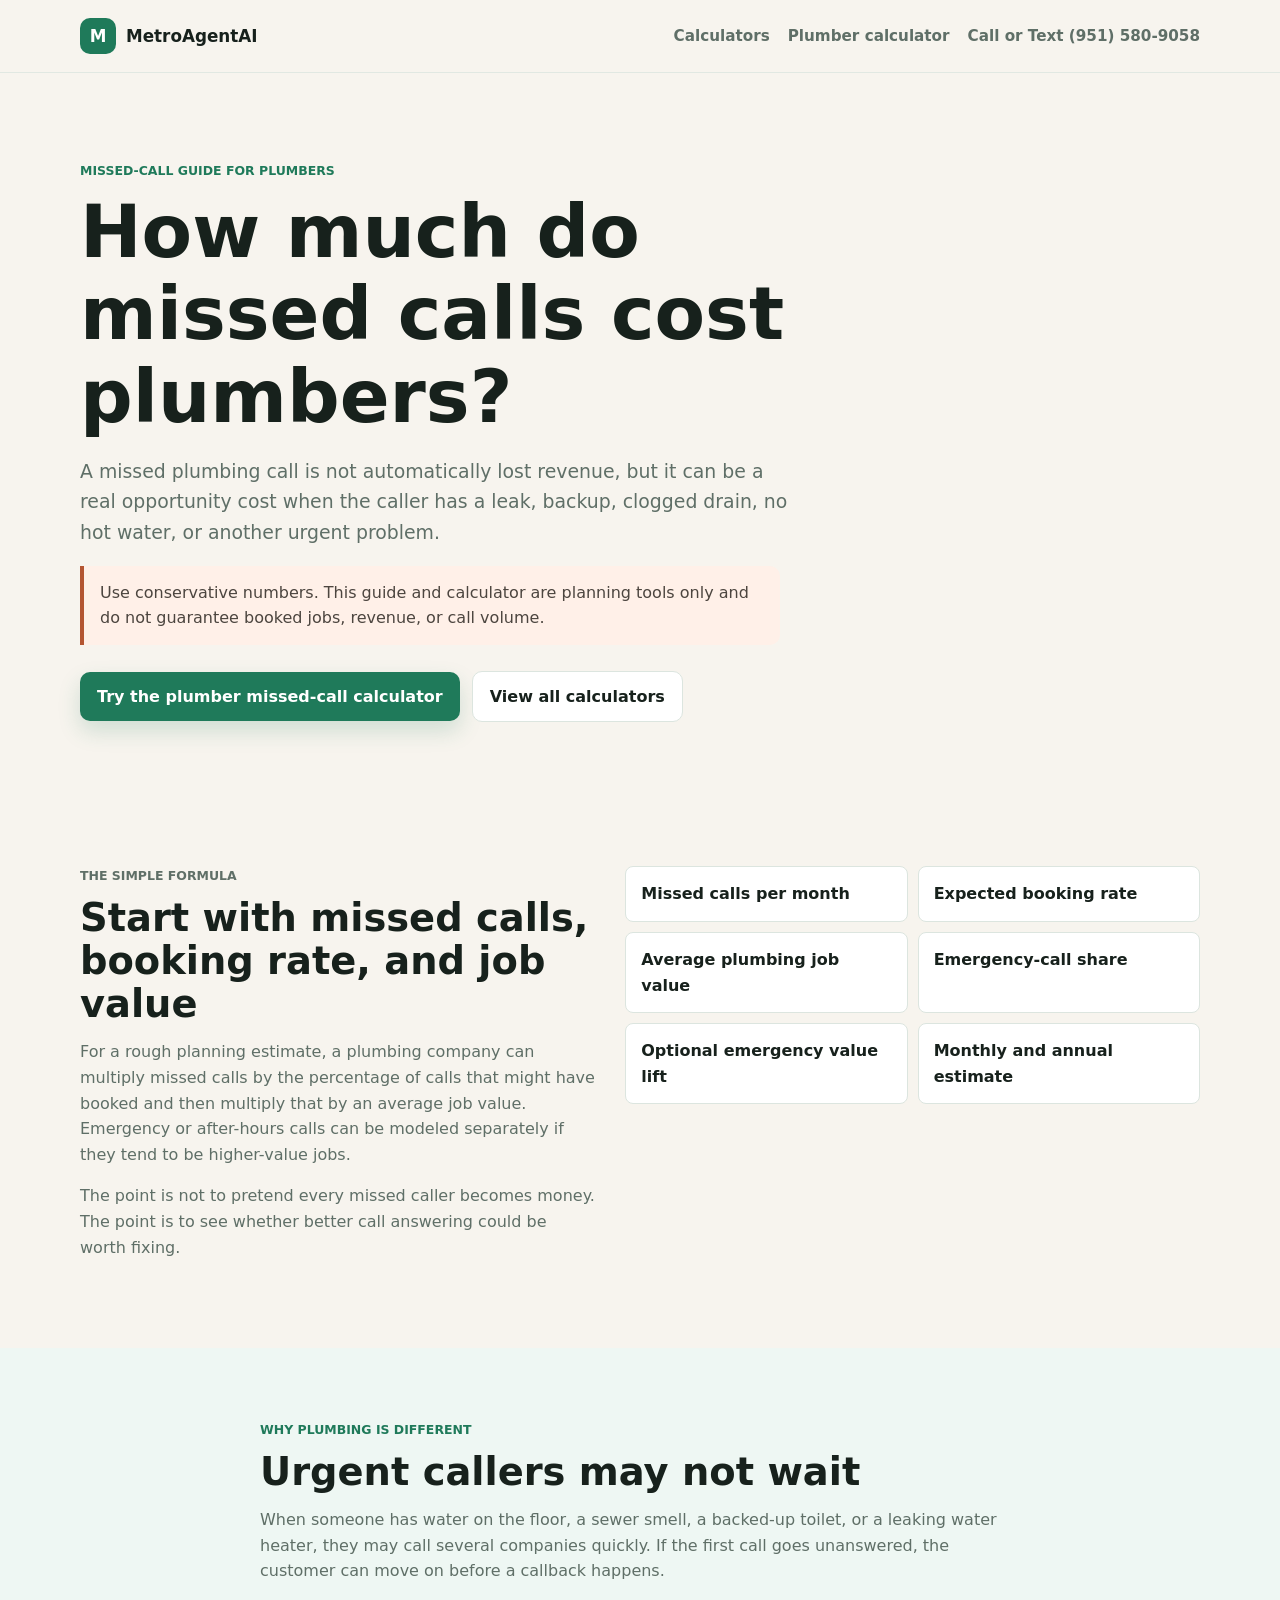
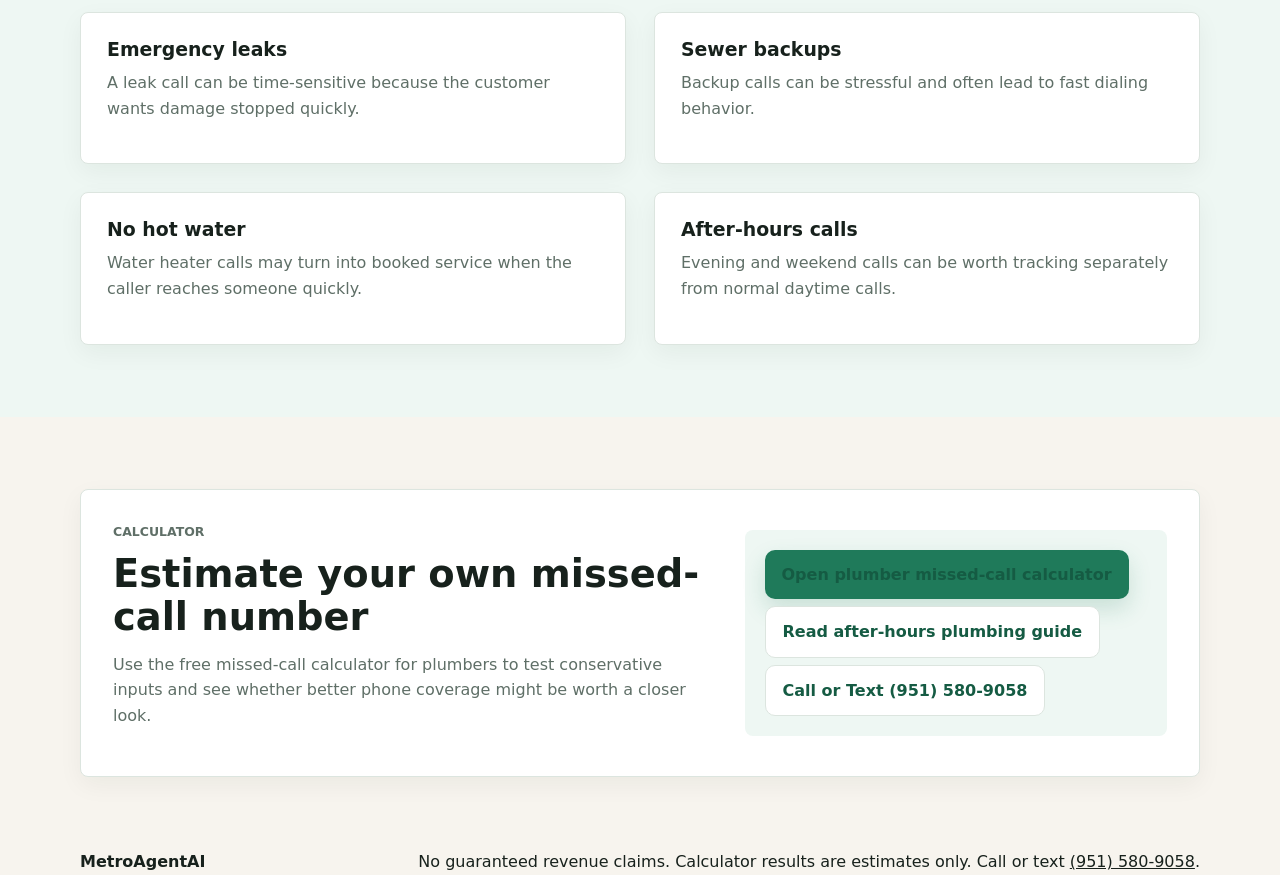
<file: how-much-do-missed-calls-cost-plumbers/index.html>
<!doctype html>
<html lang="en">
  <head>
    <meta charset="UTF-8" />
    <meta name="viewport" content="width=device-width, initial-scale=1.0" />
    <meta name="description" content="Learn how plumbers can estimate the potential cost of missed calls using missed call volume, booking rate, average job value, and urgent-call share." />
    <title>How Much Do Missed Calls Cost Plumbers? | MetroAgentAI</title>
    <link rel="canonical" href="https://www.metroaiagent.com/how-much-do-missed-calls-cost-plumbers/" />
    <link rel="stylesheet" href="/styles.css" />
  </head>
  <body>
    <header class="site-header">
      <nav class="nav container" aria-label="Main navigation">
        <a class="brand" href="/" aria-label="MetroAgentAI home"><span class="brand-mark">M</span><span>MetroAgentAI</span></a>
        <div class="nav-links"><a href="/calculators/">Calculators</a><a href="/missed-call-calculator-plumbers/">Plumber calculator</a><a href="tel:+19515809058">Call or Text (951) 580-9058</a></div>
      </nav>
    </header>
    <main>
      <section class="hero section-pad">
        <div class="container hero-copy">
          <p class="eyebrow">Missed-call guide for plumbers</p>
          <h1>How much do missed calls cost plumbers?</h1>
          <p class="subheadline">A missed plumbing call is not automatically lost revenue, but it can be a real opportunity cost when the caller has a leak, backup, clogged drain, no hot water, or another urgent problem.</p>
          <p class="plain-note">Use conservative numbers. This guide and calculator are planning tools only and do not guarantee booked jobs, revenue, or call volume.</p>
          <div class="hero-actions"><a class="button" href="/missed-call-calculator-plumbers/">Try the plumber missed-call calculator</a><a class="button button-secondary" href="/calculators/">View all calculators</a></div>
        </div>
      </section>
      <section class="section">
        <div class="container split-grid">
          <div>
            <p class="eyebrow">The simple formula</p>
            <h2>Start with missed calls, booking rate, and job value</h2>
            <p>For a rough planning estimate, a plumbing company can multiply missed calls by the percentage of calls that might have booked and then multiply that by an average job value. Emergency or after-hours calls can be modeled separately if they tend to be higher-value jobs.</p>
            <p>The point is not to pretend every missed caller becomes money. The point is to see whether better call answering could be worth fixing.</p>
          </div>
          <ul class="collect-list" aria-label="Missed call calculator inputs">
            <li>Missed calls per month</li>
            <li>Expected booking rate</li>
            <li>Average plumbing job value</li>
            <li>Emergency-call share</li>
            <li>Optional emergency value lift</li>
            <li>Monthly and annual estimate</li>
          </ul>
        </div>
      </section>
      <section class="section section-muted">
        <div class="container section-heading"><p class="eyebrow">Why plumbing is different</p><h2>Urgent callers may not wait</h2><p>When someone has water on the floor, a sewer smell, a backed-up toilet, or a leaking water heater, they may call several companies quickly. If the first call goes unanswered, the customer can move on before a callback happens.</p></div>
        <div class="container demo-grid">
          <article class="demo-card"><h3>Emergency leaks</h3><p>A leak call can be time-sensitive because the customer wants damage stopped quickly.</p></article>
          <article class="demo-card"><h3>Sewer backups</h3><p>Backup calls can be stressful and often lead to fast dialing behavior.</p></article>
          <article class="demo-card"><h3>No hot water</h3><p>Water heater calls may turn into booked service when the caller reaches someone quickly.</p></article>
          <article class="demo-card"><h3>After-hours calls</h3><p>Evening and weekend calls can be worth tracking separately from normal daytime calls.</p></article>
        </div>
      </section>
      <section class="section">
        <div class="container contact-card">
          <div><p class="eyebrow">Calculator</p><h2>Estimate your own missed-call number</h2><p>Use the free missed-call calculator for plumbers to test conservative inputs and see whether better phone coverage might be worth a closer look.</p></div>
          <div class="contact-details"><a class="button" href="/missed-call-calculator-plumbers/">Open plumber missed-call calculator</a><a class="button button-secondary" href="/after-hours-plumbing-calls-worth-answering/">Read after-hours plumbing guide</a><a class="button button-secondary" href="tel:+19515809058">Call or Text (951) 580-9058</a></div>
        </div>
      </section>
    </main>
    <footer><div class="container footer-grid"><strong>MetroAgentAI</strong><span>No guaranteed revenue claims. Calculator results are estimates only. Call or text <a href="tel:+19515809058">(951) 580-9058</a>.</span></div></footer>
  </body>
</html>
</file>
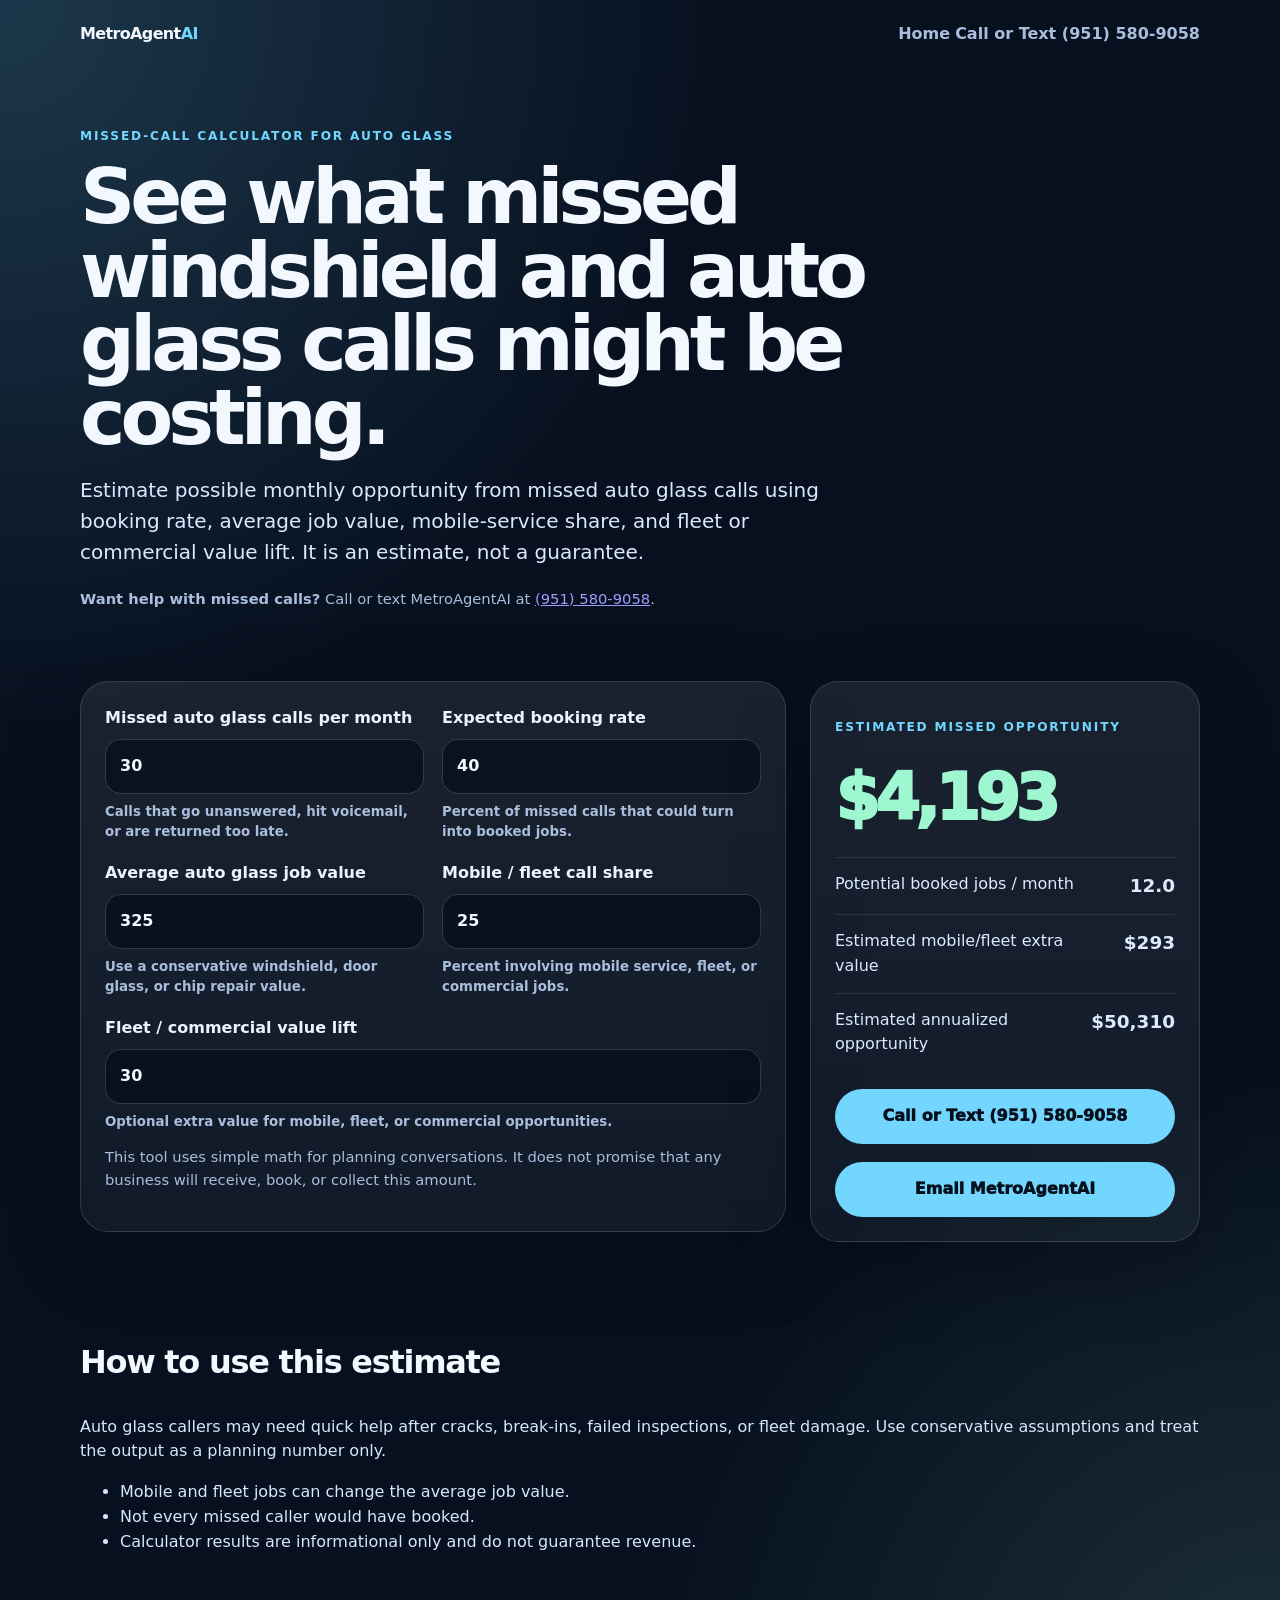
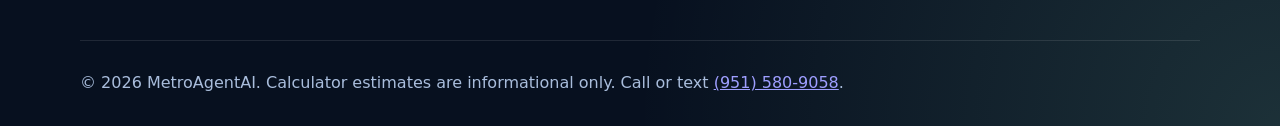
<file: missed-call-calculator-auto-glass/index.html>
<!doctype html>
<html lang="en">
<head>
  <meta charset="utf-8" />
  <meta name="viewport" content="width=device-width, initial-scale=1" />
  <title>Missed Call Calculator for Auto Glass Shops | MetroAgentAI</title>
  <meta name="description" content="Estimate how much missed auto glass calls may be worth with MetroAgentAI's free missed-call calculator for windshield and auto glass businesses." />
  <link rel="canonical" href="https://www.metroaiagent.com/missed-call-calculator-auto-glass/" />
  <link rel="stylesheet" href="/calculator.css" />
</head>
<body>
  <header class="wrap top">
    <a class="brand" href="/">MetroAgent<span>AI</span></a>
    <nav aria-label="Calculator navigation">
      <a href="/">Home</a>
      <a href="tel:+19515809058">Call or Text (951) 580-9058</a>
    </nav>
  </header>

  <main>
    <section class="wrap hero">
      <p class="eyebrow">Missed-call calculator for auto glass</p>
      <h1>See what missed windshield and auto glass calls might be costing.</h1>
      <p class="lead">Estimate possible monthly opportunity from missed auto glass calls using booking rate, average job value, mobile-service share, and fleet or commercial value lift. It is an estimate, not a guarantee.</p>
      <p class="note"><strong>Want help with missed calls?</strong> Call or text MetroAgentAI at <a href="tel:+19515809058">(951) 580-9058</a>.</p>
    </section>

    <section class="wrap grid" aria-label="Auto glass missed call calculator">
      <form class="panel" onsubmit="return false;">
        <div class="form-grid">
          <label>Missed auto glass calls per month
            <input id="missedCalls" type="number" min="0" value="30" inputmode="numeric" />
            <small>Calls that go unanswered, hit voicemail, or are returned too late.</small>
          </label>
          <label>Expected booking rate
            <input id="bookingRate" type="number" min="0" max="100" value="40" inputmode="decimal" />
            <small>Percent of missed calls that could turn into booked jobs.</small>
          </label>
          <label>Average auto glass job value
            <input id="averageJob" type="number" min="0" value="325" inputmode="decimal" />
            <small>Use a conservative windshield, door glass, or chip repair value.</small>
          </label>
          <label>Mobile / fleet call share
            <input id="emergencyShare" type="number" min="0" max="100" value="25" inputmode="decimal" />
            <small>Percent involving mobile service, fleet, or commercial jobs.</small>
          </label>
          <label class="full">Fleet / commercial value lift
            <input id="emergencyLift" type="number" min="0" max="300" value="30" inputmode="decimal" />
            <small>Optional extra value for mobile, fleet, or commercial opportunities.</small>
          </label>
        </div>
        <p class="note">This tool uses simple math for planning conversations. It does not promise that any business will receive, book, or collect this amount.</p>
      </form>

      <aside class="panel result" aria-live="polite">
        <p class="eyebrow">Estimated missed opportunity</p>
        <div class="total" data-monthly>$0</div>
        <div class="stat"><span>Potential booked jobs / month</span><strong data-jobs>0</strong></div>
        <div class="stat"><span>Estimated mobile/fleet extra value</span><strong data-after-hours>$0</strong></div>
        <div class="stat"><span>Estimated annualized opportunity</span><strong data-yearly>$0</strong></div>
        <a class="cta" href="tel:+19515809058">Call or Text (951) 580-9058</a>
        <a class="cta" href="mailto:balestrierigary9@yahoo.com?subject=MetroAgentAI%20auto%20glass%20missed-call%20calculator">Email MetroAgentAI</a>
      </aside>
    </section>

    <section class="wrap copy">
      <h2>How to use this estimate</h2>
      <p>Auto glass callers may need quick help after cracks, break-ins, failed inspections, or fleet damage. Use conservative assumptions and treat the output as a planning number only.</p>
      <ul>
        <li>Mobile and fleet jobs can change the average job value.</li>
        <li>Not every missed caller would have booked.</li>
        <li>Calculator results are informational only and do not guarantee revenue.</li>
      </ul>
    </section>
  </main>

  <footer class="wrap footer">© 2026 MetroAgentAI. Calculator estimates are informational only. Call or text <a href="tel:+19515809058">(951) 580-9058</a>.</footer>
  <script src="/calculator.js" defer></script>
</body>
</html>
</file>
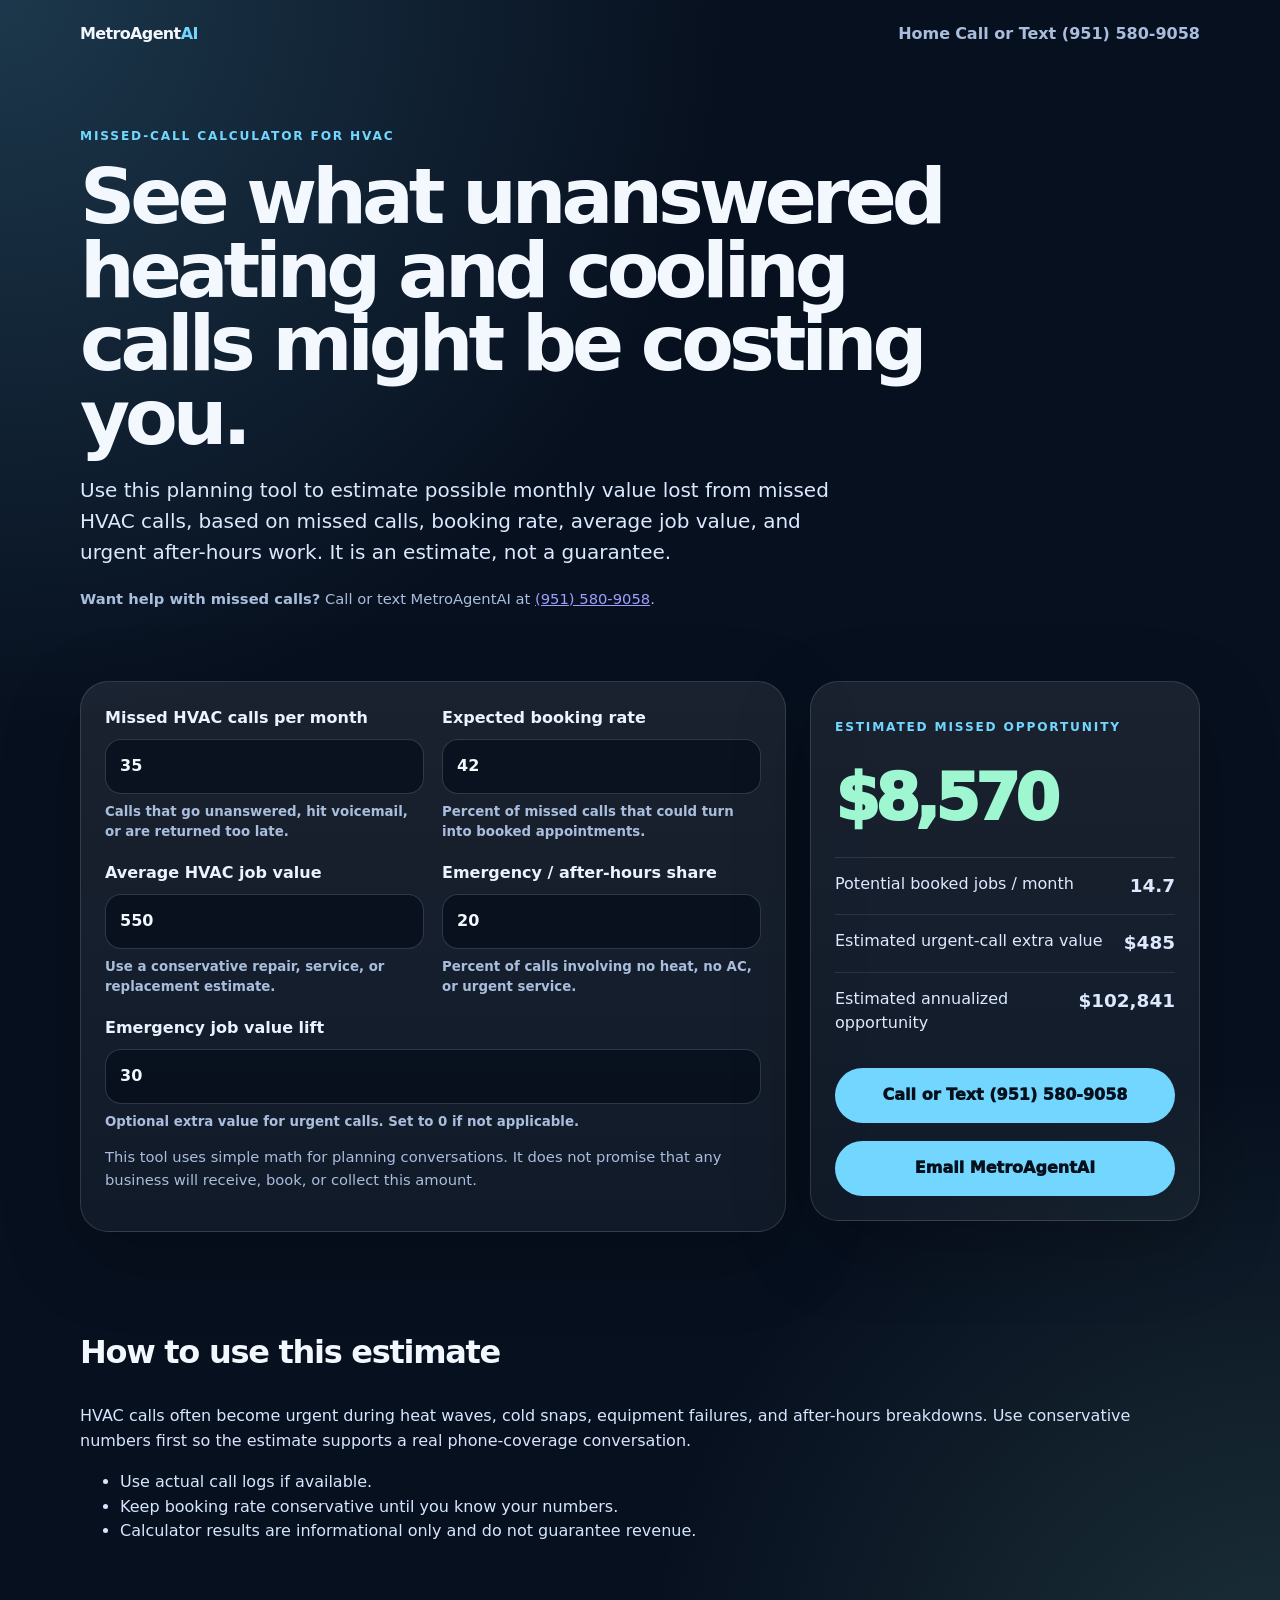
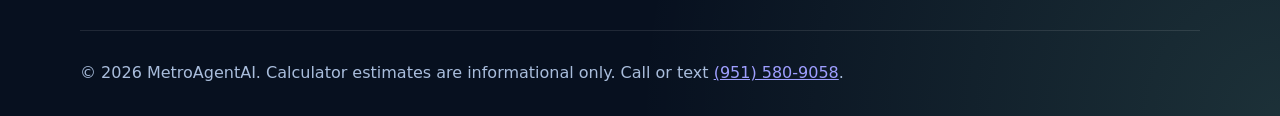
<file: missed-call-calculator-hvac/index.html>
<!doctype html>
<html lang="en">
<head>
  <meta charset="utf-8" />
  <meta name="viewport" content="width=device-width, initial-scale=1" />
  <title>Missed Call Calculator for HVAC Companies | MetroAgentAI</title>
  <meta name="description" content="Estimate how much missed HVAC calls may be costing each month with MetroAgentAI's free missed-call calculator. Call or text (951) 580-9058." />
  <link rel="canonical" href="https://www.metroaiagent.com/missed-call-calculator-hvac/" />
  <link rel="stylesheet" href="/calculator.css" />
</head>
<body>
  <header class="wrap top">
    <a class="brand" href="/">MetroAgent<span>AI</span></a>
    <nav aria-label="Calculator navigation">
      <a href="/">Home</a>
      <a href="tel:+19515809058">Call or Text (951) 580-9058</a>
    </nav>
  </header>

  <main>
    <section class="wrap hero">
      <p class="eyebrow">Missed-call calculator for HVAC</p>
      <h1>See what unanswered heating and cooling calls might be costing you.</h1>
      <p class="lead">Use this planning tool to estimate possible monthly value lost from missed HVAC calls, based on missed calls, booking rate, average job value, and urgent after-hours work. It is an estimate, not a guarantee.</p>
      <p class="note"><strong>Want help with missed calls?</strong> Call or text MetroAgentAI at <a href="tel:+19515809058">(951) 580-9058</a>.</p>
    </section>

    <section class="wrap grid" aria-label="Missed call calculator">
      <form class="panel" onsubmit="return false;">
        <div class="form-grid">
          <label>Missed HVAC calls per month
            <input id="missedCalls" type="number" min="0" value="35" inputmode="numeric" />
            <small>Calls that go unanswered, hit voicemail, or are returned too late.</small>
          </label>
          <label>Expected booking rate
            <input id="bookingRate" type="number" min="0" max="100" value="42" inputmode="decimal" />
            <small>Percent of missed calls that could turn into booked appointments.</small>
          </label>
          <label>Average HVAC job value
            <input id="averageJob" type="number" min="0" value="550" inputmode="decimal" />
            <small>Use a conservative repair, service, or replacement estimate.</small>
          </label>
          <label>Emergency / after-hours share
            <input id="emergencyShare" type="number" min="0" max="100" value="20" inputmode="decimal" />
            <small>Percent of calls involving no heat, no AC, or urgent service.</small>
          </label>
          <label class="full">Emergency job value lift
            <input id="emergencyLift" type="number" min="0" max="300" value="30" inputmode="decimal" />
            <small>Optional extra value for urgent calls. Set to 0 if not applicable.</small>
          </label>
        </div>
        <p class="note">This tool uses simple math for planning conversations. It does not promise that any business will receive, book, or collect this amount.</p>
      </form>

      <aside class="panel result" aria-live="polite">
        <p class="eyebrow">Estimated missed opportunity</p>
        <div class="total" data-monthly>$0</div>
        <div class="stat"><span>Potential booked jobs / month</span><strong data-jobs>0</strong></div>
        <div class="stat"><span>Estimated urgent-call extra value</span><strong data-after-hours>$0</strong></div>
        <div class="stat"><span>Estimated annualized opportunity</span><strong data-yearly>$0</strong></div>
        <a class="cta" href="tel:+19515809058">Call or Text (951) 580-9058</a>
        <a class="cta" href="mailto:balestrierigary9@yahoo.com?subject=MetroAgentAI%20HVAC%20missed-call%20calculator">Email MetroAgentAI</a>
      </aside>
    </section>

    <section class="wrap copy">
      <h2>How to use this estimate</h2>
      <p>HVAC calls often become urgent during heat waves, cold snaps, equipment failures, and after-hours breakdowns. Use conservative numbers first so the estimate supports a real phone-coverage conversation.</p>
      <ul>
        <li>Use actual call logs if available.</li>
        <li>Keep booking rate conservative until you know your numbers.</li>
        <li>Calculator results are informational only and do not guarantee revenue.</li>
      </ul>
    </section>
  </main>

  <footer class="wrap footer">© 2026 MetroAgentAI. Calculator estimates are informational only. Call or text <a href="tel:+19515809058">(951) 580-9058</a>.</footer>
  <script src="/calculator.js" defer></script>
</body>
</html>
</file>
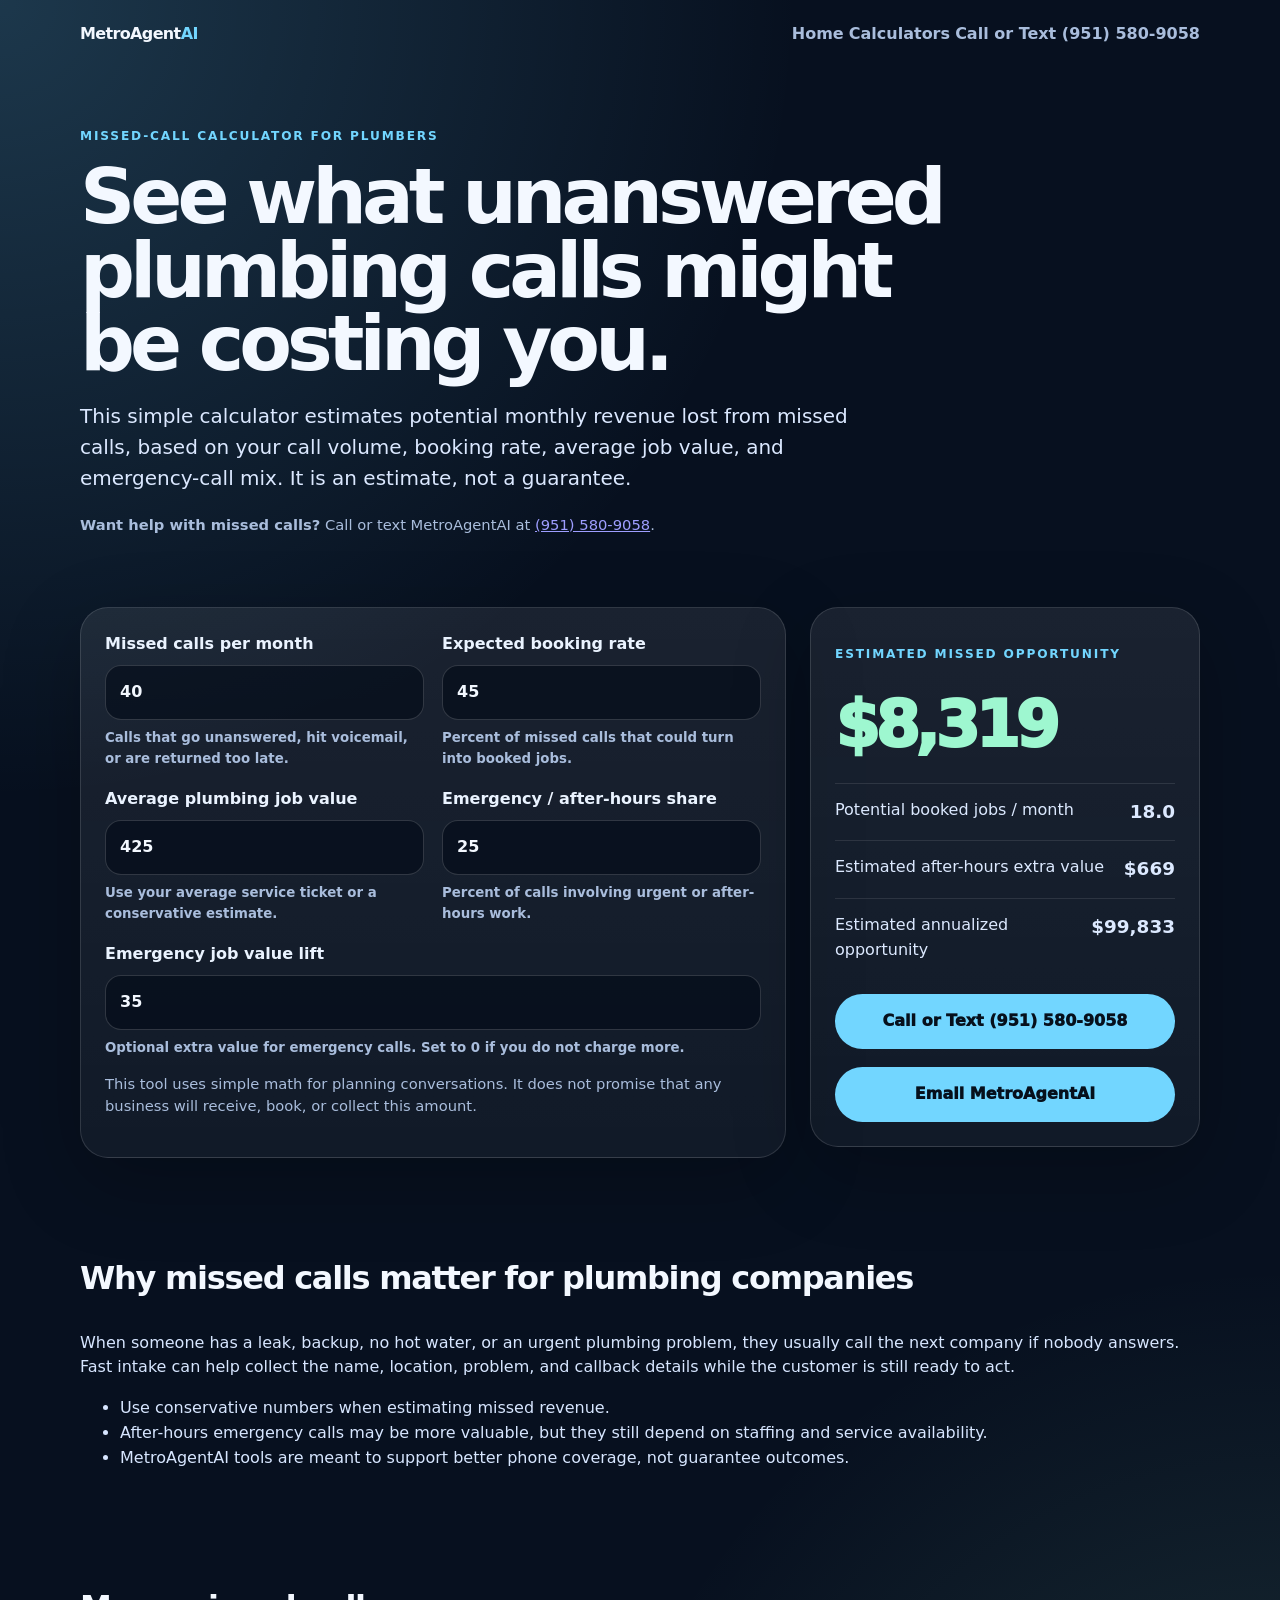
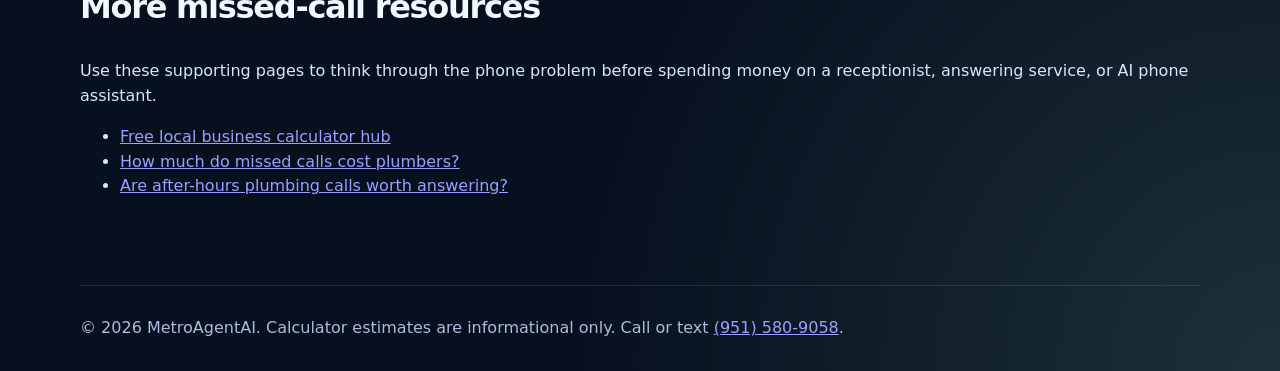
<file: missed-call-calculator-plumbers/index.html>
<!doctype html>
<html lang="en">
<head>
  <meta charset="utf-8" />
  <meta name="viewport" content="width=device-width, initial-scale=1" />
  <title>Missed Call Calculator for Plumbers | MetroAgentAI</title>
  <meta name="description" content="Estimate how much missed plumbing calls may be costing each month with MetroAgentAI's missed-call calculator for plumbers. Call or text (951) 580-9058." />
  <link rel="canonical" href="https://www.metroaiagent.com/missed-call-calculator-plumbers/" />
  <link rel="stylesheet" href="/calculator.css" />
  <script type="application/ld+json">
    {
      "@context": "https://schema.org",
      "@graph": [
        {
          "@type": "WebApplication",
          "name": "Missed Call Calculator for Plumbers",
          "url": "https://www.metroaiagent.com/missed-call-calculator-plumbers/",
          "applicationCategory": "BusinessApplication",
          "operatingSystem": "All",
          "offers": { "@type": "Offer", "price": "0", "priceCurrency": "USD" },
          "description": "A free planning calculator that helps plumbers estimate potential missed-call opportunity from unanswered calls, booking rate, average job value, and emergency-call share."
        },
        {
          "@type": "FAQPage",
          "mainEntity": [
            {
              "@type": "Question",
              "name": "Does this missed-call calculator guarantee revenue?",
              "acceptedAnswer": { "@type": "Answer", "text": "No. The calculator is an informational planning tool only. It does not guarantee revenue, booked jobs, calls, or customer demand." }
            },
            {
              "@type": "Question",
              "name": "Who is this calculator for?",
              "acceptedAnswer": { "@type": "Answer", "text": "It is built for plumbing companies that want to estimate the possible value of unanswered calls, late callbacks, voicemail calls, or after-hours calls." }
            },
            {
              "@type": "Question",
              "name": "What numbers should plumbers enter?",
              "acceptedAnswer": { "@type": "Answer", "text": "Use conservative estimates for missed calls per month, expected booking rate, average job value, emergency-call share, and any emergency value lift." }
            }
          ]
        }
      ]
    }
  </script>
</head>
<body>
  <header class="wrap top">
    <a class="brand" href="/">MetroAgent<span>AI</span></a>
    <nav aria-label="Calculator navigation">
      <a href="/">Home</a>
      <a href="/calculators/">Calculators</a>
      <a href="tel:+19515809058">Call or Text (951) 580-9058</a>
    </nav>
  </header>

  <main>
    <section class="wrap hero">
      <p class="eyebrow">Missed-call calculator for plumbers</p>
      <h1>See what unanswered plumbing calls might be costing you.</h1>
      <p class="lead">This simple calculator estimates potential monthly revenue lost from missed calls, based on your call volume, booking rate, average job value, and emergency-call mix. It is an estimate, not a guarantee.</p>
      <p class="note"><strong>Want help with missed calls?</strong> Call or text MetroAgentAI at <a href="tel:+19515809058">(951) 580-9058</a>.</p>
    </section>

    <section class="wrap grid" aria-label="Missed call calculator">
      <form class="panel" onsubmit="return false;">
        <div class="form-grid">
          <label>Missed calls per month
            <input id="missedCalls" type="number" min="0" value="40" inputmode="numeric" />
            <small>Calls that go unanswered, hit voicemail, or are returned too late.</small>
          </label>
          <label>Expected booking rate
            <input id="bookingRate" type="number" min="0" max="100" value="45" inputmode="decimal" />
            <small>Percent of missed calls that could turn into booked jobs.</small>
          </label>
          <label>Average plumbing job value
            <input id="averageJob" type="number" min="0" value="425" inputmode="decimal" />
            <small>Use your average service ticket or a conservative estimate.</small>
          </label>
          <label>Emergency / after-hours share
            <input id="emergencyShare" type="number" min="0" max="100" value="25" inputmode="decimal" />
            <small>Percent of calls involving urgent or after-hours work.</small>
          </label>
          <label class="full">Emergency job value lift
            <input id="emergencyLift" type="number" min="0" max="300" value="35" inputmode="decimal" />
            <small>Optional extra value for emergency calls. Set to 0 if you do not charge more.</small>
          </label>
        </div>
        <p class="note">This tool uses simple math for planning conversations. It does not promise that any business will receive, book, or collect this amount.</p>
      </form>

      <aside class="panel result" aria-live="polite">
        <p class="eyebrow">Estimated missed opportunity</p>
        <div class="total" data-monthly>$0</div>
        <div class="stat"><span>Potential booked jobs / month</span><strong data-jobs>0</strong></div>
        <div class="stat"><span>Estimated after-hours extra value</span><strong data-after-hours>$0</strong></div>
        <div class="stat"><span>Estimated annualized opportunity</span><strong data-yearly>$0</strong></div>
        <a class="cta" href="tel:+19515809058">Call or Text (951) 580-9058</a>
        <a class="cta" href="mailto:balestrierigary9@yahoo.com?subject=MetroAgentAI%20missed-call%20calculator">Email MetroAgentAI</a>
      </aside>
    </section>

    <section class="wrap copy">
      <h2>Why missed calls matter for plumbing companies</h2>
      <p>When someone has a leak, backup, no hot water, or an urgent plumbing problem, they usually call the next company if nobody answers. Fast intake can help collect the name, location, problem, and callback details while the customer is still ready to act.</p>
      <ul>
        <li>Use conservative numbers when estimating missed revenue.</li>
        <li>After-hours emergency calls may be more valuable, but they still depend on staffing and service availability.</li>
        <li>MetroAgentAI tools are meant to support better phone coverage, not guarantee outcomes.</li>
      </ul>
    </section>

    <section class="wrap copy">
      <h2>More missed-call resources</h2>
      <p>Use these supporting pages to think through the phone problem before spending money on a receptionist, answering service, or AI phone assistant.</p>
      <ul>
        <li><a href="/calculators/">Free local business calculator hub</a></li>
        <li><a href="/how-much-do-missed-calls-cost-plumbers/">How much do missed calls cost plumbers?</a></li>
        <li><a href="/after-hours-plumbing-calls-worth-answering/">Are after-hours plumbing calls worth answering?</a></li>
      </ul>
    </section>
  </main>

  <footer class="wrap footer">© 2026 MetroAgentAI. Calculator estimates are informational only. Call or text <a href="tel:+19515809058">(951) 580-9058</a>.</footer>
  <script src="/calculator.js" defer></script>
</body>
</html>
</file>
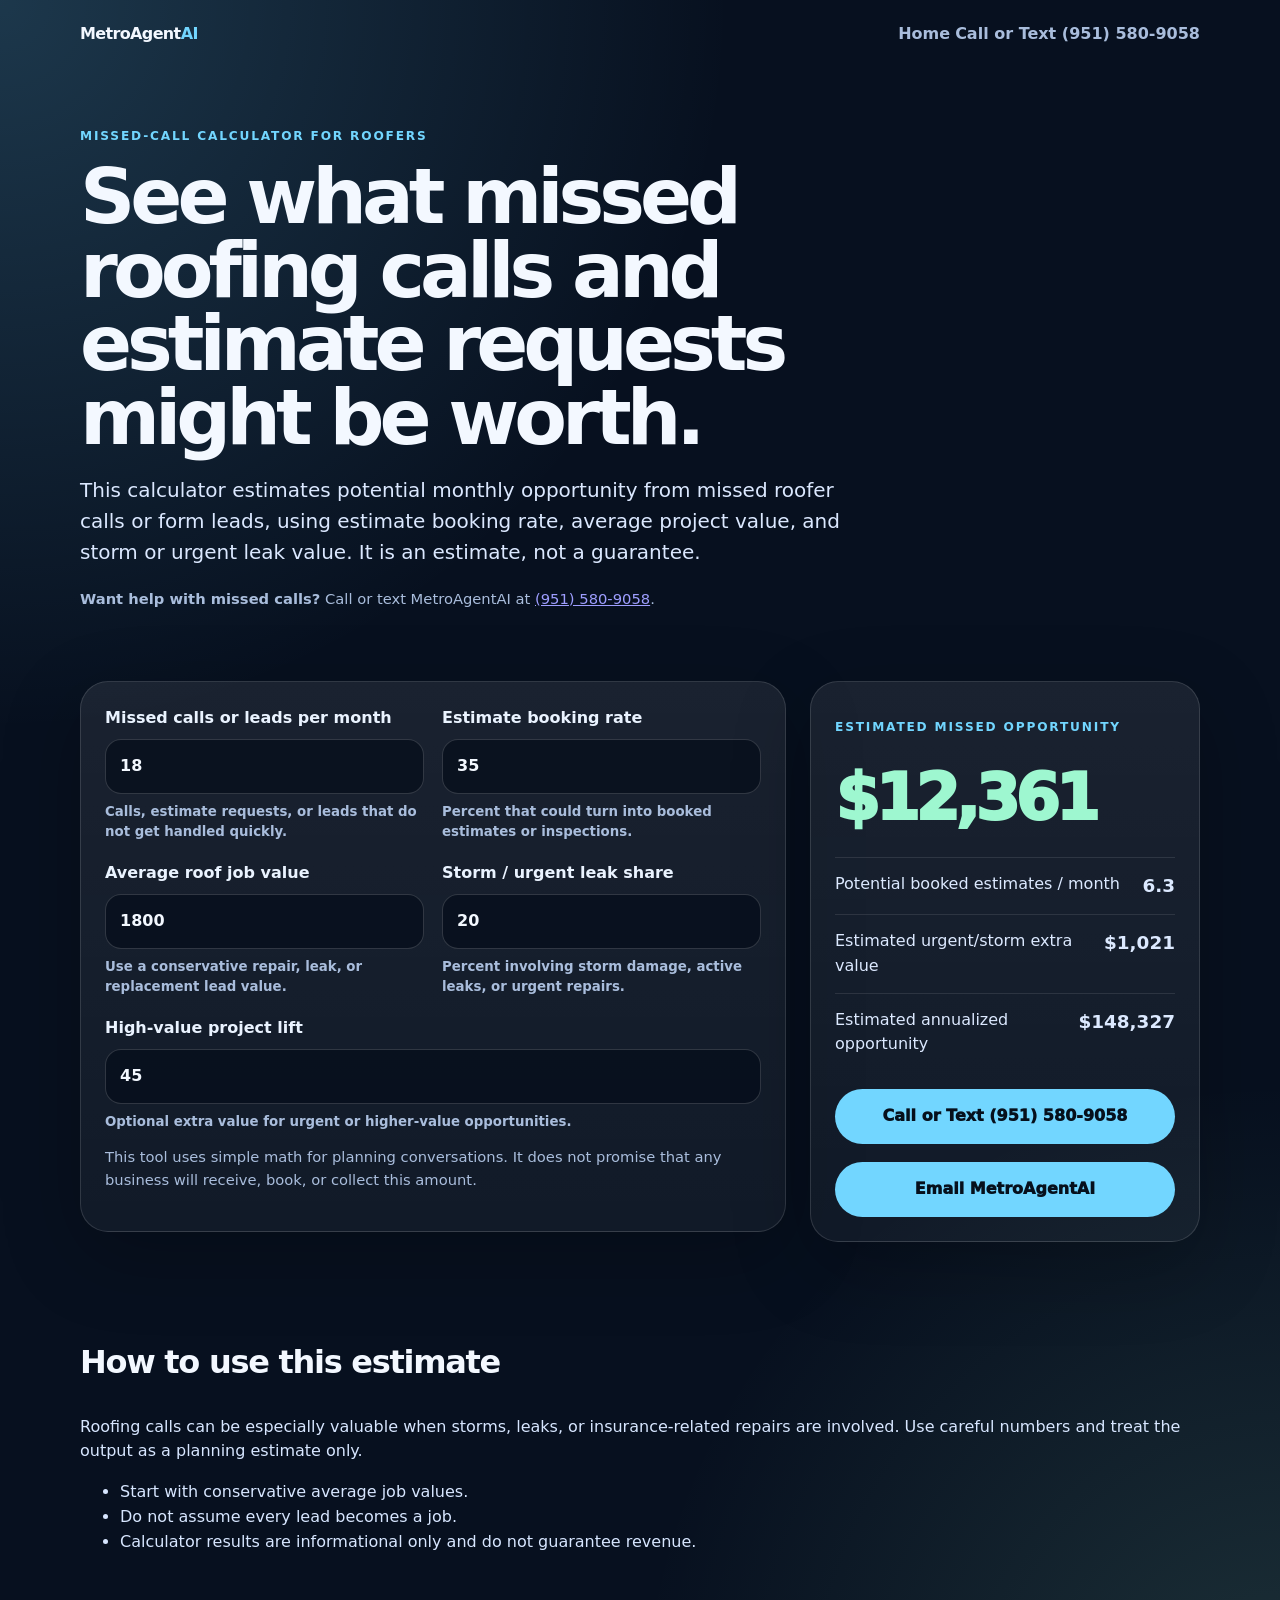
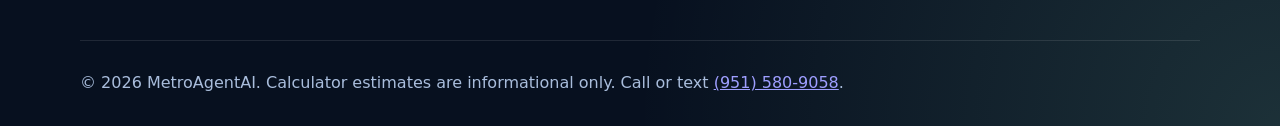
<file: missed-call-calculator-roofers/index.html>
<!doctype html>
<html lang="en">
<head>
  <meta charset="utf-8" />
  <meta name="viewport" content="width=device-width, initial-scale=1" />
  <title>Missed Call Calculator for Roofers | MetroAgentAI</title>
  <meta name="description" content="Estimate what missed roofing calls or estimate requests may be worth with MetroAgentAI's free roofer missed-call calculator. Call or text (951) 580-9058." />
  <link rel="canonical" href="https://www.metroaiagent.com/missed-call-calculator-roofers/" />
  <link rel="stylesheet" href="/calculator.css" />
</head>
<body>
  <header class="wrap top">
    <a class="brand" href="/">MetroAgent<span>AI</span></a>
    <nav aria-label="Calculator navigation">
      <a href="/">Home</a>
      <a href="tel:+19515809058">Call or Text (951) 580-9058</a>
    </nav>
  </header>

  <main>
    <section class="wrap hero">
      <p class="eyebrow">Missed-call calculator for roofers</p>
      <h1>See what missed roofing calls and estimate requests might be worth.</h1>
      <p class="lead">This calculator estimates potential monthly opportunity from missed roofer calls or form leads, using estimate booking rate, average project value, and storm or urgent leak value. It is an estimate, not a guarantee.</p>
      <p class="note"><strong>Want help with missed calls?</strong> Call or text MetroAgentAI at <a href="tel:+19515809058">(951) 580-9058</a>.</p>
    </section>

    <section class="wrap grid" aria-label="Roofer missed call calculator">
      <form class="panel" onsubmit="return false;">
        <div class="form-grid">
          <label>Missed calls or leads per month
            <input id="missedCalls" type="number" min="0" value="18" inputmode="numeric" />
            <small>Calls, estimate requests, or leads that do not get handled quickly.</small>
          </label>
          <label>Estimate booking rate
            <input id="bookingRate" type="number" min="0" max="100" value="35" inputmode="decimal" />
            <small>Percent that could turn into booked estimates or inspections.</small>
          </label>
          <label>Average roof job value
            <input id="averageJob" type="number" min="0" value="1800" inputmode="decimal" />
            <small>Use a conservative repair, leak, or replacement lead value.</small>
          </label>
          <label>Storm / urgent leak share
            <input id="emergencyShare" type="number" min="0" max="100" value="20" inputmode="decimal" />
            <small>Percent involving storm damage, active leaks, or urgent repairs.</small>
          </label>
          <label class="full">High-value project lift
            <input id="emergencyLift" type="number" min="0" max="300" value="45" inputmode="decimal" />
            <small>Optional extra value for urgent or higher-value opportunities.</small>
          </label>
        </div>
        <p class="note">This tool uses simple math for planning conversations. It does not promise that any business will receive, book, or collect this amount.</p>
      </form>

      <aside class="panel result" aria-live="polite">
        <p class="eyebrow">Estimated missed opportunity</p>
        <div class="total" data-monthly>$0</div>
        <div class="stat"><span>Potential booked estimates / month</span><strong data-jobs>0</strong></div>
        <div class="stat"><span>Estimated urgent/storm extra value</span><strong data-after-hours>$0</strong></div>
        <div class="stat"><span>Estimated annualized opportunity</span><strong data-yearly>$0</strong></div>
        <a class="cta" href="tel:+19515809058">Call or Text (951) 580-9058</a>
        <a class="cta" href="mailto:balestrierigary9@yahoo.com?subject=MetroAgentAI%20roofer%20missed-call%20calculator">Email MetroAgentAI</a>
      </aside>
    </section>

    <section class="wrap copy">
      <h2>How to use this estimate</h2>
      <p>Roofing calls can be especially valuable when storms, leaks, or insurance-related repairs are involved. Use careful numbers and treat the output as a planning estimate only.</p>
      <ul>
        <li>Start with conservative average job values.</li>
        <li>Do not assume every lead becomes a job.</li>
        <li>Calculator results are informational only and do not guarantee revenue.</li>
      </ul>
    </section>
  </main>

  <footer class="wrap footer">© 2026 MetroAgentAI. Calculator estimates are informational only. Call or text <a href="tel:+19515809058">(951) 580-9058</a>.</footer>
  <script src="/calculator.js" defer></script>
</body>
</html>
</file>
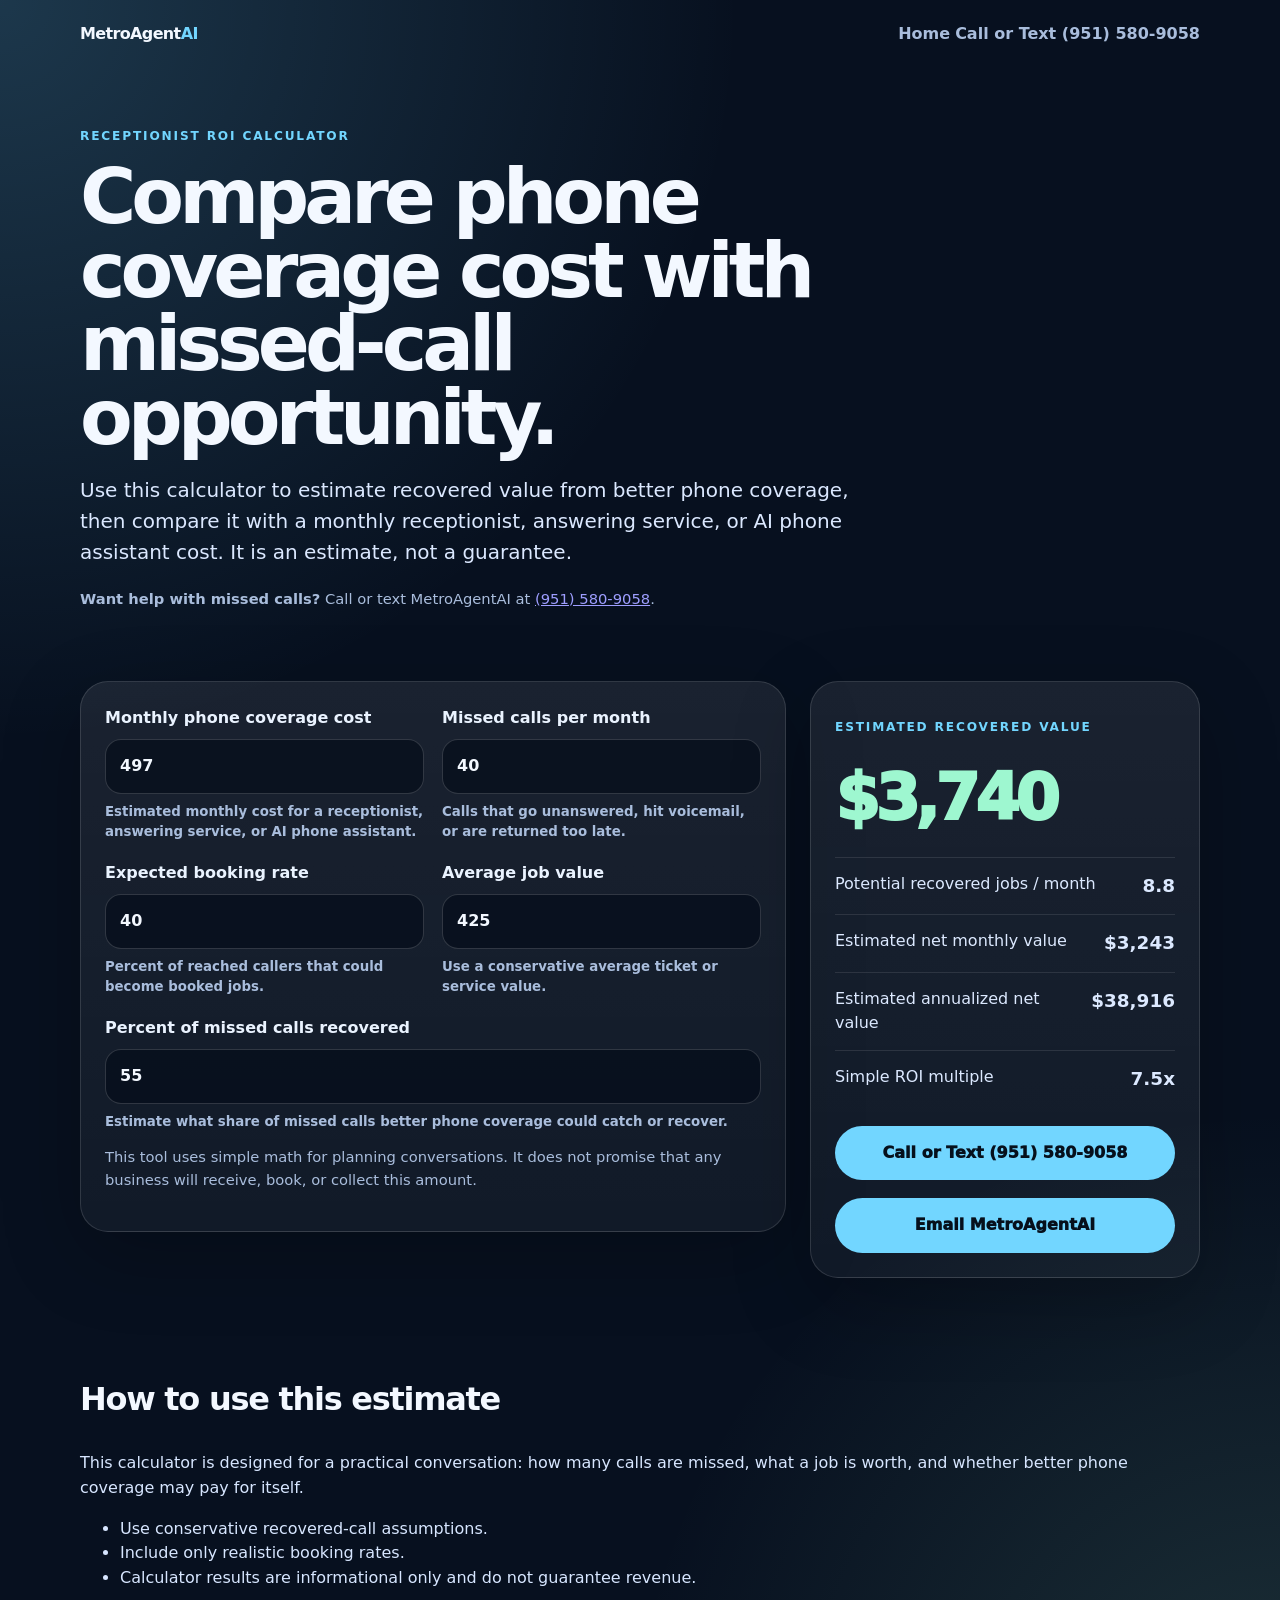
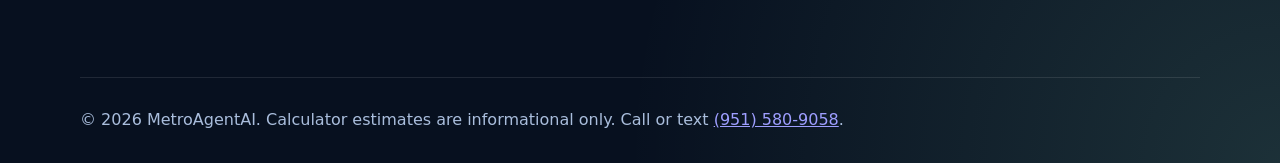
<file: receptionist-roi-calculator/index.html>
<!doctype html>
<html lang="en">
<head>
  <meta charset="utf-8" />
  <meta name="viewport" content="width=device-width, initial-scale=1" />
  <title>Receptionist ROI Calculator | MetroAgentAI</title>
  <meta name="description" content="Compare missed-call value with phone coverage cost using MetroAgentAI's free receptionist ROI calculator for local businesses." />
  <link rel="canonical" href="https://www.metroaiagent.com/receptionist-roi-calculator/" />
  <link rel="stylesheet" href="/calculator.css" />
</head>
<body data-calculator="receptionist-roi">
  <header class="wrap top">
    <a class="brand" href="/">MetroAgent<span>AI</span></a>
    <nav aria-label="Calculator navigation">
      <a href="/">Home</a>
      <a href="tel:+19515809058">Call or Text (951) 580-9058</a>
    </nav>
  </header>

  <main>
    <section class="wrap hero">
      <p class="eyebrow">Receptionist ROI calculator</p>
      <h1>Compare phone coverage cost with missed-call opportunity.</h1>
      <p class="lead">Use this calculator to estimate recovered value from better phone coverage, then compare it with a monthly receptionist, answering service, or AI phone assistant cost. It is an estimate, not a guarantee.</p>
      <p class="note"><strong>Want help with missed calls?</strong> Call or text MetroAgentAI at <a href="tel:+19515809058">(951) 580-9058</a>.</p>
    </section>

    <section class="wrap grid" aria-label="Receptionist ROI calculator">
      <form class="panel" onsubmit="return false;">
        <div class="form-grid">
          <label>Monthly phone coverage cost
            <input id="monthlyCost" type="number" min="0" value="497" inputmode="decimal" />
            <small>Estimated monthly cost for a receptionist, answering service, or AI phone assistant.</small>
          </label>
          <label>Missed calls per month
            <input id="missedCalls" type="number" min="0" value="40" inputmode="numeric" />
            <small>Calls that go unanswered, hit voicemail, or are returned too late.</small>
          </label>
          <label>Expected booking rate
            <input id="bookingRate" type="number" min="0" max="100" value="40" inputmode="decimal" />
            <small>Percent of reached callers that could become booked jobs.</small>
          </label>
          <label>Average job value
            <input id="averageJob" type="number" min="0" value="425" inputmode="decimal" />
            <small>Use a conservative average ticket or service value.</small>
          </label>
          <label class="full">Percent of missed calls recovered
            <input id="recoveredShare" type="number" min="0" max="100" value="55" inputmode="decimal" />
            <small>Estimate what share of missed calls better phone coverage could catch or recover.</small>
          </label>
        </div>
        <p class="note">This tool uses simple math for planning conversations. It does not promise that any business will receive, book, or collect this amount.</p>
      </form>

      <aside class="panel result" aria-live="polite">
        <p class="eyebrow">Estimated recovered value</p>
        <div class="total" data-monthly>$0</div>
        <div class="stat"><span>Potential recovered jobs / month</span><strong data-jobs>0</strong></div>
        <div class="stat"><span>Estimated net monthly value</span><strong data-after-hours>$0</strong></div>
        <div class="stat"><span>Estimated annualized net value</span><strong data-yearly>$0</strong></div>
        <div class="stat"><span>Simple ROI multiple</span><strong data-roi>0x</strong></div>
        <a class="cta" href="tel:+19515809058">Call or Text (951) 580-9058</a>
        <a class="cta" href="mailto:balestrierigary9@yahoo.com?subject=MetroAgentAI%20receptionist%20ROI%20calculator">Email MetroAgentAI</a>
      </aside>
    </section>

    <section class="wrap copy">
      <h2>How to use this estimate</h2>
      <p>This calculator is designed for a practical conversation: how many calls are missed, what a job is worth, and whether better phone coverage may pay for itself.</p>
      <ul>
        <li>Use conservative recovered-call assumptions.</li>
        <li>Include only realistic booking rates.</li>
        <li>Calculator results are informational only and do not guarantee revenue.</li>
      </ul>
    </section>
  </main>

  <footer class="wrap footer">© 2026 MetroAgentAI. Calculator estimates are informational only. Call or text <a href="tel:+19515809058">(951) 580-9058</a>.</footer>
  <script src="/calculator.js" defer></script>
</body>
</html>
</file>
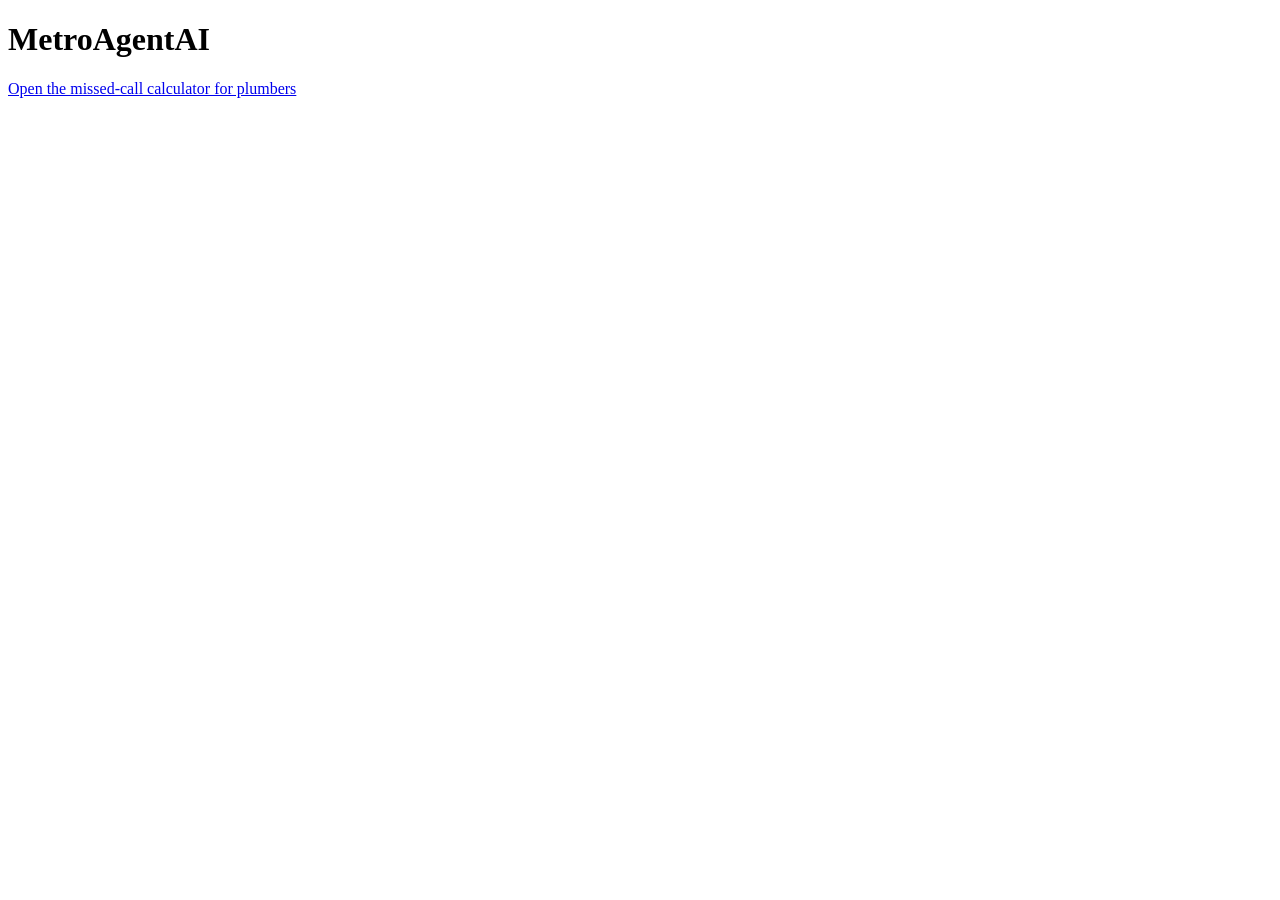
<file: homepage.html>
<!doctype html>
<html lang="en">
<head><meta charset="utf-8"><meta name="viewport" content="width=device-width, initial-scale=1"><title>MetroAgentAI</title></head>
<body><h1>MetroAgentAI</h1><p><a href="/missed-call-calculator-plumbers/">Open the missed-call calculator for plumbers</a></p></body>
</html>
</file>
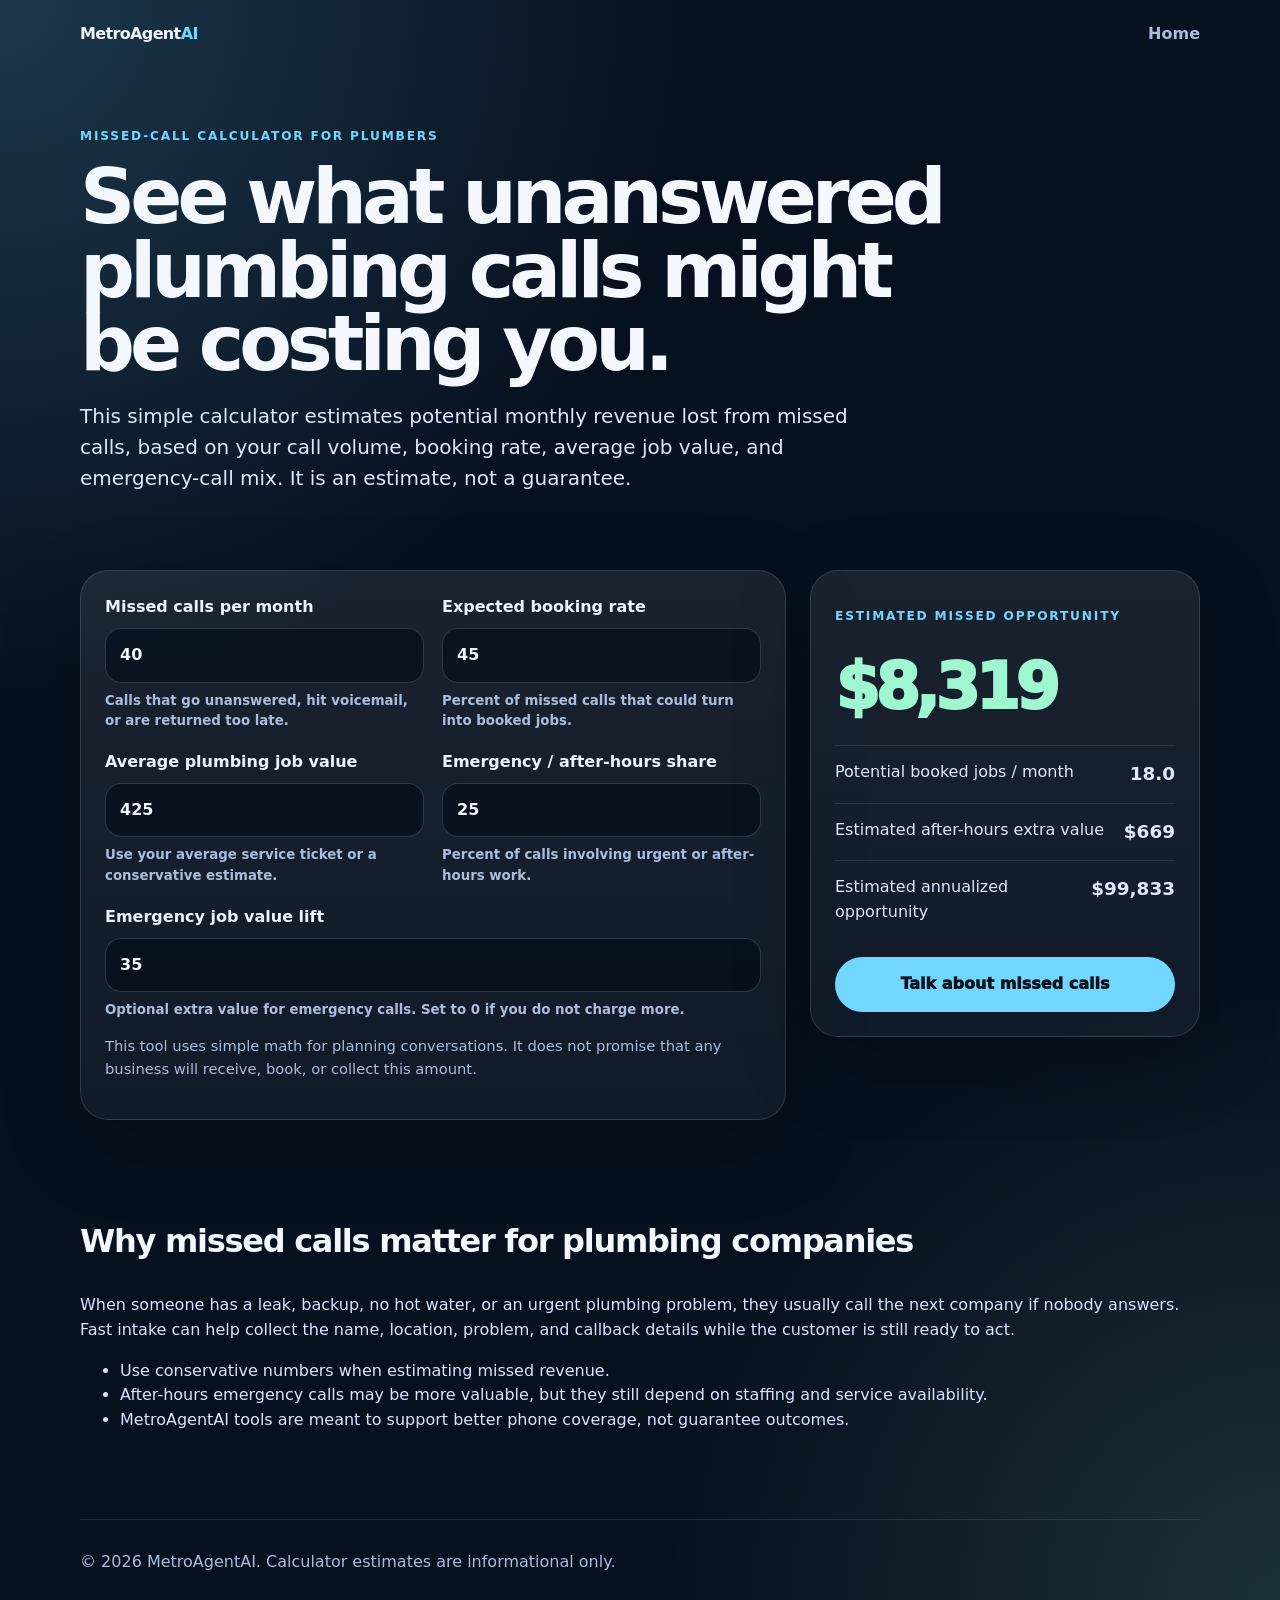
<file: missed-call-calculator-plumbers/page.html>
<!doctype html>
<html lang="en">
<head>
  <meta charset="utf-8" />
  <meta name="viewport" content="width=device-width, initial-scale=1" />
  <title>Missed Call Calculator for Plumbers | MetroAgentAI</title>
  <meta name="description" content="Estimate how much missed plumbing calls may be costing each month with MetroAgentAI's missed-call calculator for plumbers." />
  <link rel="canonical" href="https://metroagentai.com/missed-call-calculator-plumbers/" />
  <link rel="stylesheet" href="/calculator.css" />
</head>
<body>
  <header class="wrap top">
    <a class="brand" href="/">MetroAgent<span>AI</span></a>
    <a href="/">Home</a>
  </header>

  <main>
    <section class="wrap hero">
      <p class="eyebrow">Missed-call calculator for plumbers</p>
      <h1>See what unanswered plumbing calls might be costing you.</h1>
      <p class="lead">This simple calculator estimates potential monthly revenue lost from missed calls, based on your call volume, booking rate, average job value, and emergency-call mix. It is an estimate, not a guarantee.</p>
    </section>

    <section class="wrap grid" aria-label="Missed call calculator">
      <form class="panel" onsubmit="return false;">
        <div class="form-grid">
          <label>Missed calls per month
            <input id="missedCalls" type="number" min="0" value="40" inputmode="numeric" />
            <small>Calls that go unanswered, hit voicemail, or are returned too late.</small>
          </label>
          <label>Expected booking rate
            <input id="bookingRate" type="number" min="0" max="100" value="45" inputmode="decimal" />
            <small>Percent of missed calls that could turn into booked jobs.</small>
          </label>
          <label>Average plumbing job value
            <input id="averageJob" type="number" min="0" value="425" inputmode="decimal" />
            <small>Use your average service ticket or a conservative estimate.</small>
          </label>
          <label>Emergency / after-hours share
            <input id="emergencyShare" type="number" min="0" max="100" value="25" inputmode="decimal" />
            <small>Percent of calls involving urgent or after-hours work.</small>
          </label>
          <label class="full">Emergency job value lift
            <input id="emergencyLift" type="number" min="0" max="300" value="35" inputmode="decimal" />
            <small>Optional extra value for emergency calls. Set to 0 if you do not charge more.</small>
          </label>
        </div>
        <p class="note">This tool uses simple math for planning conversations. It does not promise that any business will receive, book, or collect this amount.</p>
      </form>

      <aside class="panel result" aria-live="polite">
        <p class="eyebrow">Estimated missed opportunity</p>
        <div class="total" data-monthly>$0</div>
        <div class="stat"><span>Potential booked jobs / month</span><strong data-jobs>0</strong></div>
        <div class="stat"><span>Estimated after-hours extra value</span><strong data-after-hours>$0</strong></div>
        <div class="stat"><span>Estimated annualized opportunity</span><strong data-yearly>$0</strong></div>
        <a class="cta" href="mailto:balestrierigary9@yahoo.com?subject=MetroAgentAI%20missed-call%20calculator">Talk about missed calls</a>
      </aside>
    </section>

    <section class="wrap copy">
      <h2>Why missed calls matter for plumbing companies</h2>
      <p>When someone has a leak, backup, no hot water, or an urgent plumbing problem, they usually call the next company if nobody answers. Fast intake can help collect the name, location, problem, and callback details while the customer is still ready to act.</p>
      <ul>
        <li>Use conservative numbers when estimating missed revenue.</li>
        <li>After-hours emergency calls may be more valuable, but they still depend on staffing and service availability.</li>
        <li>MetroAgentAI tools are meant to support better phone coverage, not guarantee outcomes.</li>
      </ul>
    </section>
  </main>

  <footer class="wrap footer">© 2026 MetroAgentAI. Calculator estimates are informational only.</footer>
  <script src="/calculator.js" defer></script>
</body>
</html>
</file>
<file: styles.css>
:root {
  --bg: #f7f4ee;
  --surface: #ffffff;
  --surface-soft: #eef7f3;
  --ink: #17211c;
  --muted: #5f6f67;
  --line: #dce5df;
  --brand: #1f7a5a;
  --brand-dark: #155b43;
  --accent: #b45531;
  --accent-soft: #fff0e8;
  --shadow: 0 18px 45px rgba(23, 33, 28, 0.1);
}

* {
  box-sizing: border-box;
}

html {
  scroll-behavior: smooth;
}

body {
  margin: 0;
  font-family: Inter, ui-sans-serif, system-ui, -apple-system, BlinkMacSystemFont, "Segoe UI", sans-serif;
  color: var(--ink);
  background: var(--bg);
  line-height: 1.6;
}

a {
  color: inherit;
}

.container {
  width: min(1120px, calc(100% - 32px));
  margin: 0 auto;
}

.site-header {
  position: sticky;
  top: 0;
  z-index: 10;
  background: rgba(247, 244, 238, 0.94);
  border-bottom: 1px solid rgba(220, 229, 223, 0.8);
  backdrop-filter: blur(16px);
}

.nav {
  min-height: 72px;
  display: flex;
  align-items: center;
  justify-content: space-between;
  gap: 20px;
}

.brand,
.nav-links,
.hero-actions,
.contact-details,
.footer-grid {
  display: flex;
  align-items: center;
}

.brand {
  gap: 10px;
  text-decoration: none;
  font-weight: 800;
  font-size: 1.05rem;
}

.brand-mark,
.demo-icon,
.step-card span {
  display: inline-flex;
  align-items: center;
  justify-content: center;
  flex-shrink: 0;
}

.brand-mark {
  width: 36px;
  height: 36px;
  border-radius: 10px;
  color: #fff;
  background: var(--brand);
}

.nav-links {
  gap: 18px;
  font-size: 0.95rem;
}

.nav-links a {
  color: var(--muted);
  text-decoration: none;
  font-weight: 700;
}

.nav-links a:hover {
  color: var(--ink);
}

.nav-button,
.button {
  border-radius: 10px;
  text-decoration: none;
  font-weight: 800;
}

.nav-button {
  padding: 9px 13px;
  color: #fff !important;
  background: var(--brand);
}

.section-pad {
  padding: 88px 0 72px;
}

.section {
  padding: 72px 0;
}

.section-muted {
  background: var(--surface-soft);
}

.hero {
  overflow: hidden;
}

.hero-grid,
.demo-grid,
.steps,
.split-grid,
.contact-card {
  display: grid;
  gap: 28px;
}

.hero-grid {
  grid-template-columns: minmax(0, 1.05fr) minmax(320px, 0.75fr);
  align-items: center;
}

.eyebrow,
.card-label,
.summary-label {
  margin: 0 0 10px;
  color: var(--brand);
  font-size: 0.78rem;
  font-weight: 800;
  text-transform: uppercase;
  letter-spacing: 0;
}

h1,
h2,
h3,
p {
  margin-top: 0;
}

h1,
h2,
h3 {
  line-height: 1.12;
}

h1 {
  max-width: 840px;
  margin-bottom: 18px;
  font-size: clamp(2.25rem, 6vw, 4.6rem);
}

h2 {
  margin-bottom: 14px;
  font-size: clamp(1.7rem, 3vw, 2.55rem);
}

h3 {
  margin-bottom: 10px;
  font-size: 1.18rem;
}

.subheadline {
  max-width: 720px;
  color: var(--muted);
  font-size: 1.18rem;
}

.plain-note {
  max-width: 700px;
  margin: 18px 0 0;
  padding: 14px 16px;
  border-left: 4px solid var(--accent);
  color: #4c453f;
  background: var(--accent-soft);
  border-radius: 0 10px 10px 0;
}

.hero-actions {
  flex-wrap: wrap;
  gap: 12px;
  margin-top: 26px;
}

.button {
  display: inline-flex;
  align-items: center;
  justify-content: center;
  min-height: 48px;
  padding: 12px 17px;
  color: #fff;
  background: var(--brand);
  box-shadow: 0 10px 22px rgba(31, 122, 90, 0.18);
}

.button:hover,
.nav-button:hover {
  background: var(--brand-dark);
}

.button-secondary {
  color: var(--ink);
  background: #fff;
  border: 1px solid var(--line);
  box-shadow: none;
}

.button-secondary:hover {
  background: #f4f7f5;
}

.call-panel {
  justify-self: center;
  width: min(100%, 390px);
}

.phone-shell {
  padding: 18px;
  border: 1px solid var(--line);
  border-radius: 30px;
  background: #202720;
  box-shadow: var(--shadow);
}

.phone-top {
  width: 72px;
  height: 7px;
  margin: 0 auto 18px;
  border-radius: 999px;
  background: #6d786f;
}

.summary-card {
  min-height: 420px;
  padding: 24px;
  border-radius: 22px;
  background: linear-gradient(180deg, #ffffff 0%, #eef7f3 100%);
}

.summary-card h2 {
  font-size: 1.65rem;
}

dl {
  display: grid;
  gap: 14px;
  margin: 28px 0 0;
}

dl div {
  padding: 14px;
  border: 1px solid var(--line);
  border-radius: 12px;
  background: rgba(255, 255, 255, 0.74);
}

dt {
  color: var(--muted);
  font-size: 0.82rem;
  font-weight: 800;
}

dd {
  margin: 3px 0 0;
  font-weight: 800;
}

.section-heading {
  max-width: 760px;
  margin-bottom: 28px;
}

.section-heading p:not(.eyebrow),
.split-grid p,
.pricing-card p,
.contact-card p,
.demo-card p,
.step-card p,
.faq-list p,
.site-footer p {
  color: var(--muted);
}

.demo-grid {
  grid-template-columns: repeat(2, minmax(0, 1fr));
}

.demo-card,
.step-card,
.pricing-card,
.faq-list details,
.contact-card {
  border: 1px solid var(--line);
  background: var(--surface);
  box-shadow: 0 8px 24px rgba(23, 33, 28, 0.05);
}

.demo-card,
.step-card,
.pricing-card {
  border-radius: 8px;
  padding: 26px;
}

.demo-icon {
  width: 46px;
  height: 46px;
  margin-bottom: 18px;
  border-radius: 12px;
  color: #fff;
  background: var(--brand);
  font-weight: 900;
}

.demo-icon.flower {
  background: var(--accent);
}

ul {
  padding-left: 20px;
}

li + li {
  margin-top: 7px;
}

.text-link {
  display: inline-block;
  margin-top: 14px;
  color: var(--brand);
  font-weight: 800;
  text-decoration: none;
}

.text-link:hover {
  color: var(--brand-dark);
}

.steps {
  grid-template-columns: repeat(4, minmax(0, 1fr));
}

.step-card span {
  width: 32px;
  height: 32px;
  margin-bottom: 14px;
  border-radius: 10px;
  color: #fff;
  background: var(--brand);
  font-weight: 900;
}

.split-grid {
  grid-template-columns: minmax(0, 0.9fr) minmax(320px, 1fr);
  align-items: start;
}

.collect-list {
  display: grid;
  grid-template-columns: repeat(2, minmax(0, 1fr));
  gap: 10px;
  padding: 0;
  margin: 0;
  list-style: none;
}

.collect-list li {
  margin: 0;
  padding: 14px 15px;
  border: 1px solid var(--line);
  border-radius: 8px;
  background: #fff;
  font-weight: 700;
}

.pricing-wrap {
  max-width: 780px;
}

.pricing-card {
  max-width: 620px;
  margin-top: 18px;
}

.price {
  font-size: 1.15rem;
}

.price strong {
  color: var(--brand-dark);
  font-size: 1.55rem;
}

.faq-list {
  display: grid;
  gap: 10px;
}

.faq-list details {
  border-radius: 8px;
  overflow: hidden;
}

summary {
  position: relative;
  min-height: 58px;
  padding: 16px 52px 16px 18px;
  cursor: pointer;
  font-weight: 800;
  list-style: none;
}

summary::-webkit-details-marker {
  display: none;
}

summary::after {
  content: "+";
  position: absolute;
  top: 50%;
  right: 18px;
  color: var(--brand);
  transform: translateY(-50%);
  font-size: 1.25rem;
}

details[open] summary::after {
  content: "-";
}

.faq-list p {
  padding: 0 18px 18px;
  margin-bottom: 0;
}

.contact-section {
  padding-top: 0;
}

.contact-card {
  grid-template-columns: minmax(0, 1fr) minmax(280px, 0.7fr);
  align-items: center;
  border-radius: 8px;
  padding: 32px;
}

.contact-details {
  align-items: flex-start;
  flex-direction: column;
  gap: 7px;
  padding: 20px;
  border-radius: 8px;
  background: var(--surface-soft);
}

.contact-details p {
  margin: 0;
}

.contact-details a {
  color: var(--brand-dark);
  font-weight: 800;
  text-decoration: none;
}

.site-footer {
  padding: 28px 0;
  color: #edf5ef;
  background: #17211c;
}

.footer-grid {
  justify-content: space-between;
  gap: 16px;
}

.site-footer p {
  margin: 0;
  color: #d7e5dc;
}

@media (max-width: 880px) {
  .hero-grid,
  .demo-grid,
  .split-grid,
  .contact-card {
    grid-template-columns: 1fr;
  }

  .steps {
    grid-template-columns: repeat(2, minmax(0, 1fr));
  }

  .call-panel {
    width: min(100%, 420px);
  }
}

@media (max-width: 640px) {
  .nav {
    align-items: flex-start;
    flex-direction: column;
    padding: 14px 0;
  }

  .nav-links {
    width: 100%;
    flex-wrap: wrap;
    gap: 10px;
  }

  .nav-links a {
    font-size: 0.9rem;
  }

  .section-pad {
    padding: 54px 0 48px;
  }

  .section {
    padding: 52px 0;
  }

  .hero-actions,
  .button {
    width: 100%;
  }

  .steps,
  .collect-list {
    grid-template-columns: 1fr;
  }

  .summary-card {
    min-height: 340px;
  }

  .contact-card {
    padding: 22px;
  }

  .footer-grid {
    align-items: flex-start;
    flex-direction: column;
  }
}
</file>
<file: calculator.css>
:root{color-scheme:dark;--bg:#07101f;--panel:#101d33;--panel2:#13233e;--text:#f3f8ff;--muted:#a9bddc;--accent:#72d6ff;--accent2:#9ef7d0;--danger:#ffb86b}*{box-sizing:border-box}body{margin:0;font-family:Inter,system-ui,-apple-system,BlinkMacSystemFont,"Segoe UI",sans-serif;background:radial-gradient(circle at top left,rgba(114,214,255,.2),transparent 34%),radial-gradient(circle at bottom right,rgba(158,247,208,.14),transparent 30%),var(--bg);color:var(--text);line-height:1.55}.wrap{width:min(1120px,92vw);margin:auto}.top{padding:22px 0;display:flex;justify-content:space-between;gap:20px;align-items:center}.brand{font-weight:900;letter-spacing:-.04em;color:var(--text);text-decoration:none}.brand span{color:var(--accent)}.top a:not(.brand){color:var(--muted);text-decoration:none;font-weight:700}.hero{padding:46px 0 30px}.eyebrow{text-transform:uppercase;letter-spacing:.15em;color:var(--accent);font-size:.76rem;font-weight:900}h1{font-size:clamp(2.2rem,6vw,5rem);line-height:.96;letter-spacing:-.065em;margin:14px 0 18px;max-width:920px}.lead{font-size:clamp(1.05rem,2vw,1.25rem);max-width:780px;color:#dbe8ff}.grid{display:grid;grid-template-columns:minmax(0,1fr) 390px;gap:24px;align-items:start;padding:26px 0 70px}.panel{background:linear-gradient(180deg,rgba(255,255,255,.08),rgba(255,255,255,.045));border:1px solid rgba(255,255,255,.13);border-radius:28px;padding:24px;box-shadow:0 24px 80px rgba(0,0,0,.24)}.form-grid{display:grid;grid-template-columns:repeat(2,minmax(0,1fr));gap:18px}label{display:grid;gap:8px;font-weight:800;color:#eaf3ff}small{color:var(--muted);font-weight:600}input,select{width:100%;border:1px solid rgba(255,255,255,.16);border-radius:16px;padding:14px 14px;background:rgba(3,10,23,.62);color:var(--text);font:inherit}input:focus,select:focus{outline:2px solid rgba(114,214,255,.55);border-color:transparent}.full{grid-column:1/-1}.note{font-size:.92rem;color:var(--muted);margin-top:14px}.result{position:sticky;top:20px}.total{font-size:clamp(2.4rem,5vw,4.2rem);font-weight:950;letter-spacing:-.07em;margin:8px 0;color:var(--accent2)}.stat{display:flex;justify-content:space-between;gap:18px;border-top:1px solid rgba(255,255,255,.1);padding:14px 0;color:#dce9ff}.stat strong{font-size:1.15rem}.cta{display:block;text-align:center;margin-top:18px;padding:15px 18px;border-radius:999px;background:var(--accent);color:#06101c;text-decoration:none;font-weight:950}.copy{padding:0 0 70px}.copy h2{letter-spacing:-.04em;font-size:2rem}.copy p,.copy li{color:#d7e6ff}.footer{border-top:1px solid rgba(255,255,255,.1);padding:30px 0;color:var(--muted)}@media(max-width:860px){.grid{grid-template-columns:1fr}.result{position:static}.form-grid{grid-template-columns:1fr}.top{align-items:flex-start;flex-direction:column}}
</file>
<file: home.css>
*{box-sizing:border-box}body{margin:0;font-family:Inter,system-ui,-apple-system,BlinkMacSystemFont,"Segoe UI",sans-serif;background:#08111f;color:#eef5ff;line-height:1.6}.page{min-height:100vh;background:radial-gradient(circle at top left,rgba(58,134,255,.24),transparent 38%),radial-gradient(circle at bottom right,rgba(0,245,212,.16),transparent 34%),#08111f}.wrap{width:min(1120px,92vw);margin:auto}.nav{display:flex;align-items:center;justify-content:space-between;padding:24px 0}.brand{font-weight:900;letter-spacing:-.04em;font-size:1.35rem}.brand span{color:#7dd3fc}.nav a{color:#c9dcff;text-decoration:none;font-weight:700}.hero{padding:82px 0 110px}.eyebrow{color:#7dd3fc;text-transform:uppercase;letter-spacing:.16em;font-weight:900;font-size:.78rem}h1{font-size:clamp(2.4rem,7vw,5.8rem);line-height:.94;margin:18px 0 22px;letter-spacing:-.07em;max-width:980px}.lead{font-size:clamp(1.1rem,2vw,1.35rem);max-width:760px;color:#d7e6ff}.actions{display:flex;flex-wrap:wrap;gap:14px;margin-top:34px}.btn{display:inline-flex;align-items:center;justify-content:center;padding:15px 20px;border-radius:999px;font-weight:900;text-decoration:none}.btn.primary{background:#7dd3fc;color:#06101c}.btn.secondary{border:1px solid rgba(255,255,255,.24);color:#eef5ff}.cards{display:grid;grid-template-columns:repeat(auto-fit,minmax(250px,1fr));gap:18px;margin-top:56px}.card{background:rgba(255,255,255,.08);border:1px solid rgba(255,255,255,.12);border-radius:24px;padding:24px;box-shadow:0 24px 80px rgba(0,0,0,.18)}.card h2{margin-top:0;letter-spacing:-.03em}.card p{color:#d7e6ff}.footer{padding:34px 0;color:#9bb2d7;border-top:1px solid rgba(255,255,255,.1)}@media(max-width:700px){.nav{align-items:flex-start;gap:16px;flex-direction:column}.hero{padding-top:48px}}
</file>
